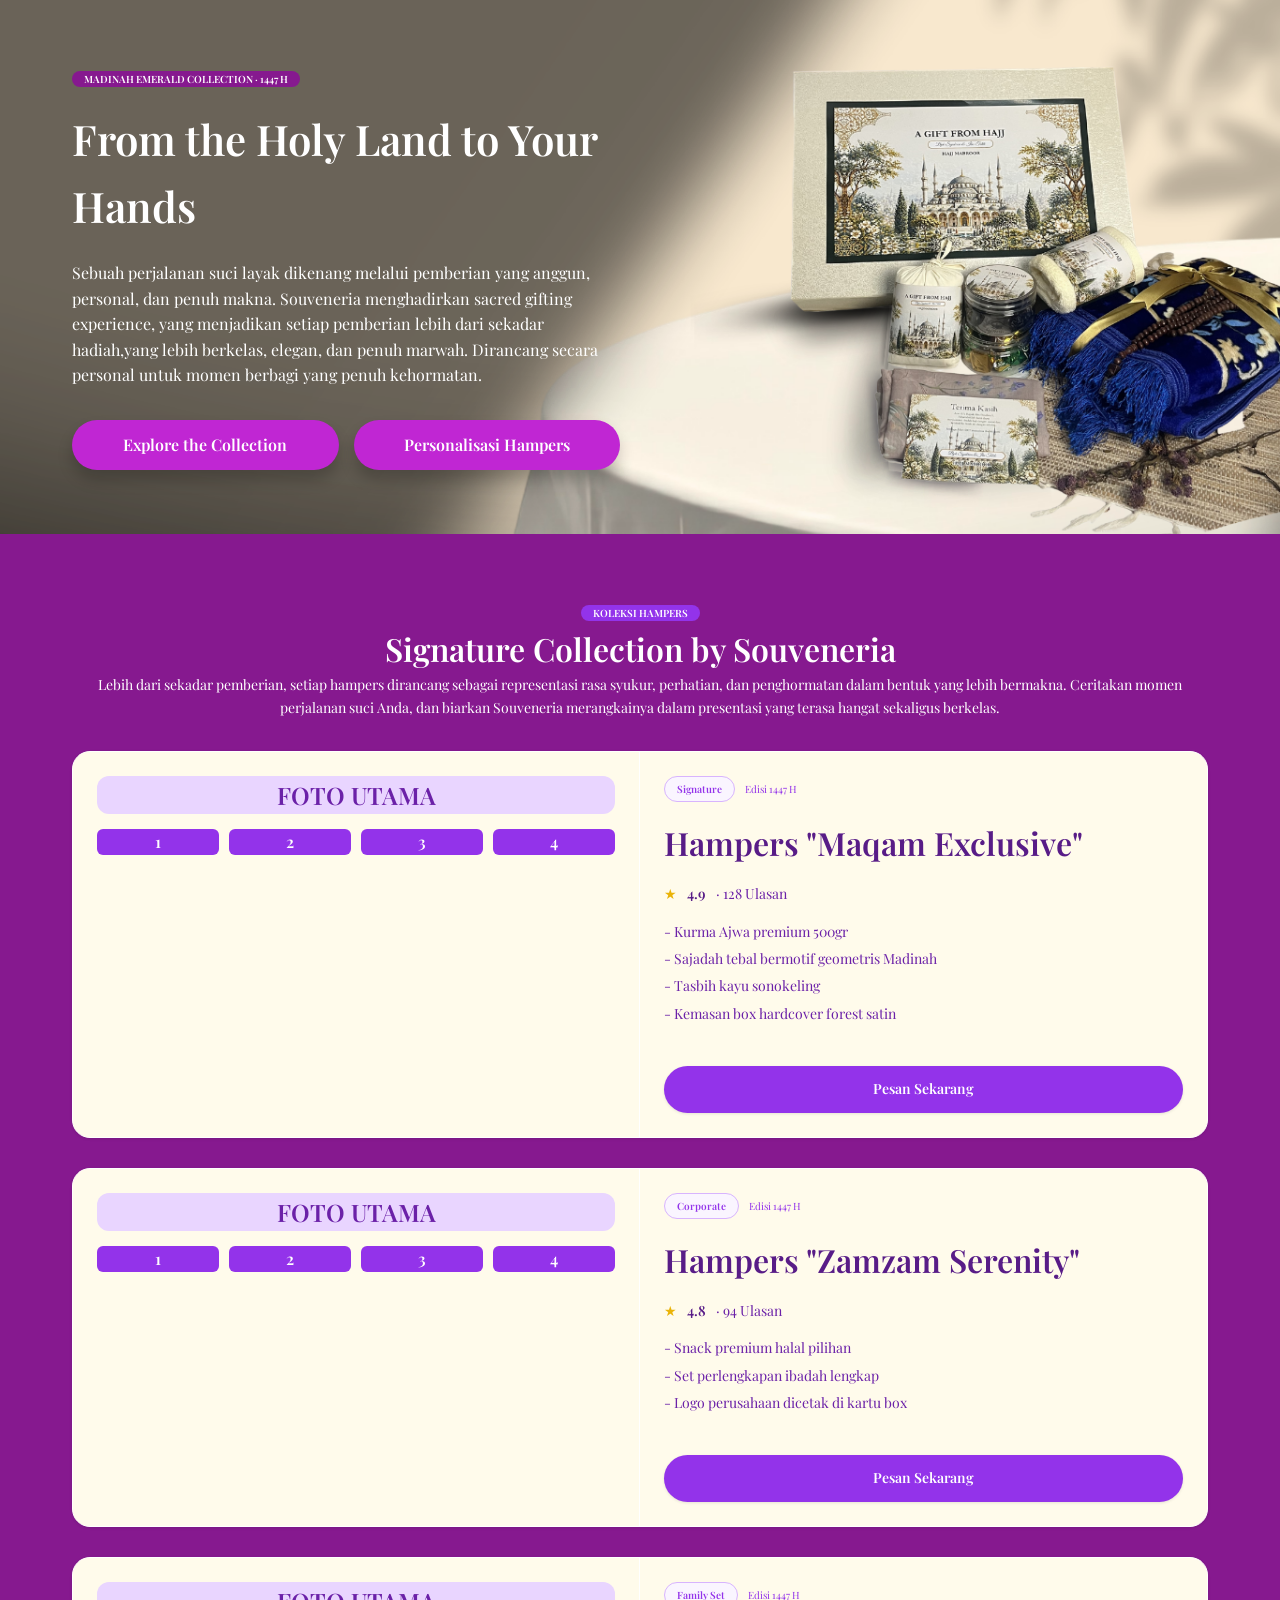
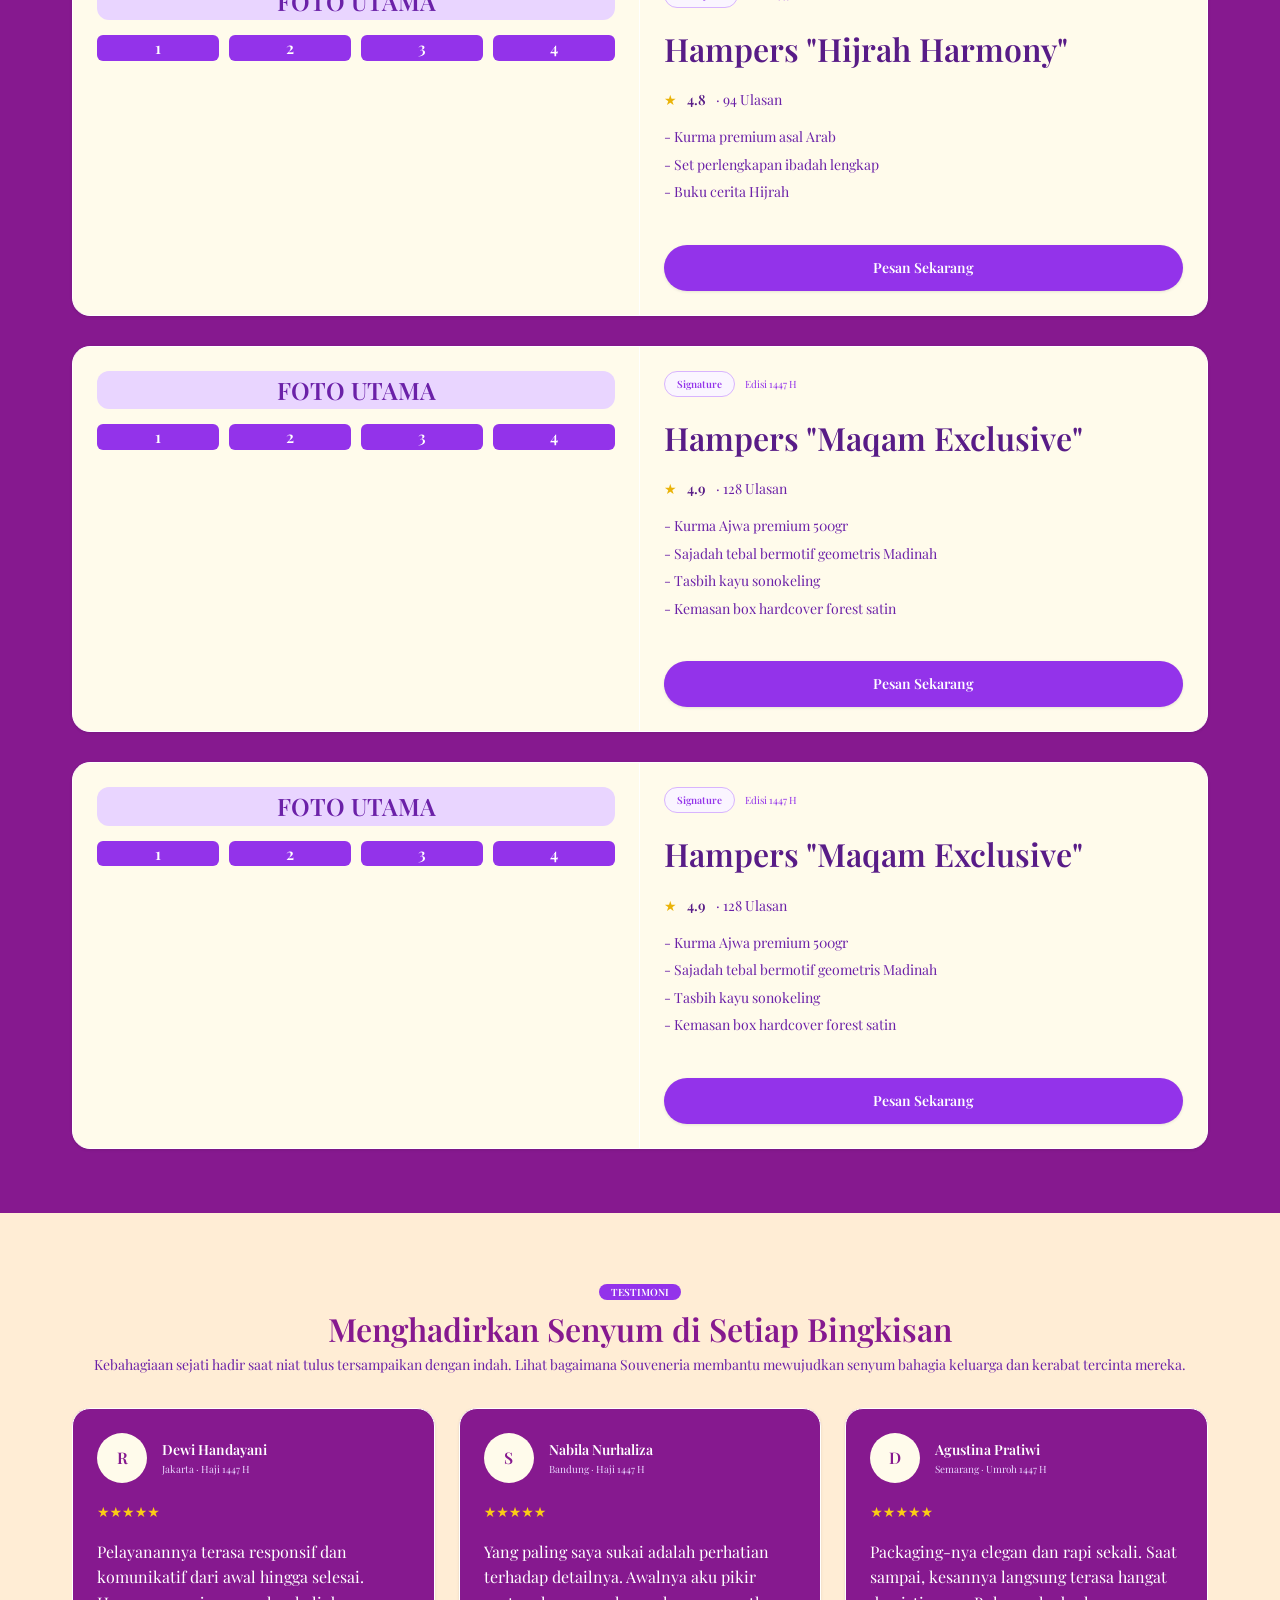
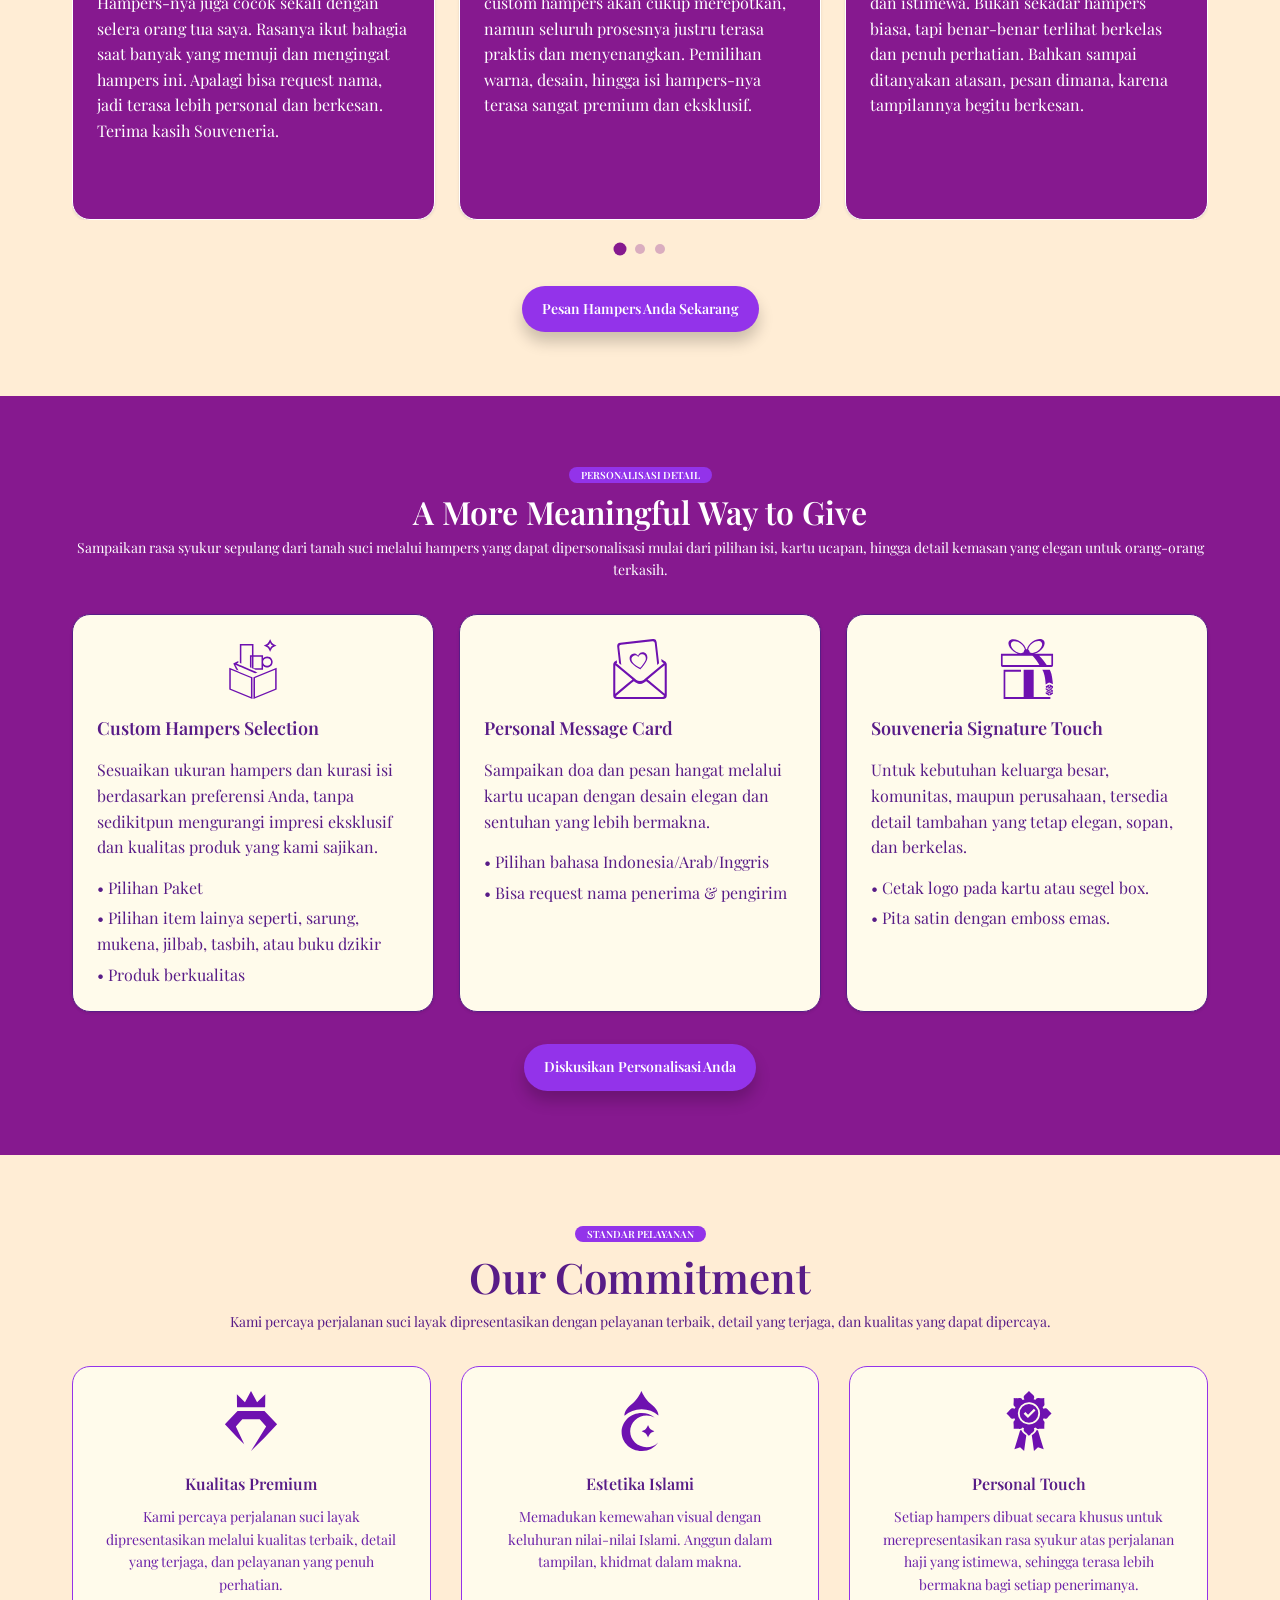
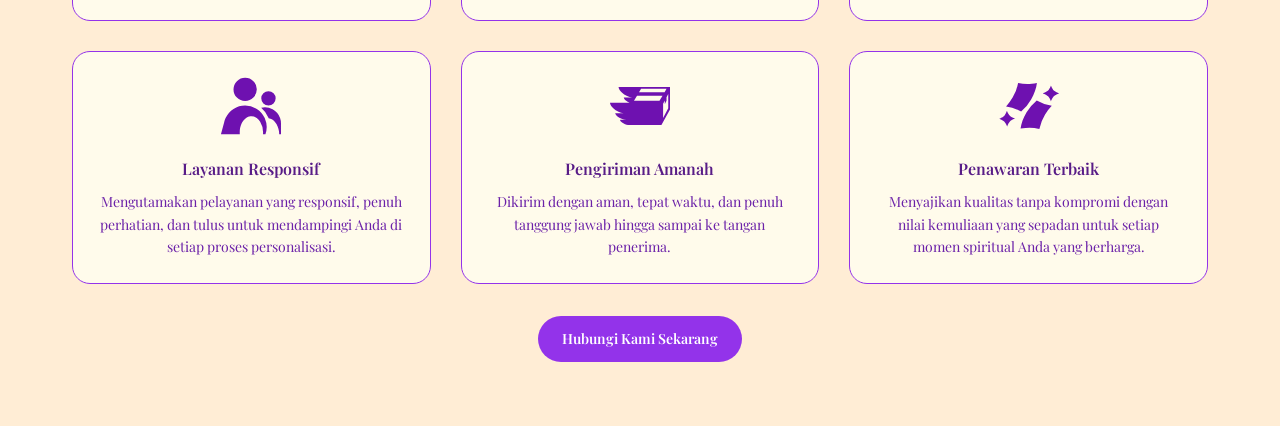
<file: index.html>
﻿<!DOCTYPE html>
<html lang="id">
	<head>
		<meta charset="UTF-8" />
		<meta name="viewport" content="width=device-width, initial-scale=1.0" />
		<title>Souveneria</title>
		<link rel="stylesheet" href="style.css" />
	</head>
	<body class="font-body bg-fuchsia-800 text-white">
		<main class="hampers-haji">
			<section id="hero" class="relative overflow-hidden">
				<img src="gambar/img3.png" alt="Hero Background" class="absolute top-0 left-0 w-full h-full object-cover">
				<div class="overlay-dark"></div>
				<div class="max-w-1200 m-auto p8 grid grid-cols-2 gap-7 relative z1 sm:grid-cols-1 sm:px4 max-w-1200 mx-auto">
					<div class="py8 sm:py4">
						<p class="inline-block px3 text-xxs font-bold rounded-full bg-fuchsia-800 text-white">
							MADINAH EMERALD COLLECTION · 1447 H
						</p>
						<h1 class="mt4 font-heading text-white text-3xl font-bold sm:text-2xl">
							From the Holy Land 
							to Your Hands 
						</h1>
						<p class="mt5 text-base text-white">
							Sebuah perjalanan suci layak dikenang melalui pemberian yang anggun, personal, dan penuh makna. Souveneria menghadirkan sacred gifting experience, yang menjadikan setiap pemberian lebih dari sekadar hadiah,yang  lebih berkelas, elegan, dan penuh marwah. Dirancang secara personal untuk momen berbagi yang penuh kehormatan.   
						</p>
						<div class="mt8 flex flex-row items-center gap-3 sm:flex-col">
							<a href="#produk" class="flex-1 inline-flex items-center justify-center py3 px5 rounded-full bg-fuchsia-600 text-white text-base font-bold shadow-lg border-2 border-yellow-500 transition">
								Explore the Collection 
							</a>
							<a href="#kustomisasi" class="flex-1 inline-flex items-center justify-center py3 px5 rounded-full bg-fuchsia-600 text-white text-base font-bold shadow-lg border-2 border-yellow-500 transition">
								Personalisasi Hampers
							</a>
						</div>
					</div>
					<div class="sm:none"></div>
				</div>
			</section>

			<section id="produk" class="py8">
				<div class="max-w-1200 m-auto p8 sm:px4">
					<div class="m-auto text-center gap-3 max-w-640">
						<p class="inline-block px3 text-xxs font-bold rounded-full bg-purple-600 text-white">KOLEKSI HAMPERS</p>
						<h2 class="font-heading text-2xl font-bold text-white">Signature Collection by Souveneria </h2>
						<p class="text-sm text-white">
							Lebih dari sekadar pemberian, setiap hampers  dirancang sebagai representasi rasa syukur, perhatian, dan penghormatan dalam bentuk yang lebih bermakna. 
							Ceritakan momen perjalanan suci Anda, dan biarkan Souveneria merangkainya dalam presentasi yang terasa hangat sekaligus berkelas.
						</p>
					</div>

					<div class="mt8 flex flex-col gap-6">

						<article class="transition bg-amber-50 rounded-xl border bg-amber-50 shadow overflow-hidden">
							<div class="grid grid-cols-2 sm:grid-cols-1">
								<div class="p6 flex flex-col gap-3 border-r border-white bg-amber-50 sm:border-none">
									<div class="itemTabFoto flex flex-col gap-3 mx-auto max-w-sm w-full">
										<div class="relative w-full aspect-square rounded-lg overflow-hidden tabcontent bg-purple-200 flex items-center justify-center">
											<span class="text-purple-800 font-bold text-xl">FOTO UTAMA</span>
										</div>
											<div class="grid grid-cols-4 gap-2 w-full">

											<div class="w-full aspect-square rounded-md cursor-pointer border-2 border-purple-600 overflow-hidden tablinks active bg-purple-600 flex items-center justify-center">
												<span class="text-white font-bold">1</span>
											</div>
											
											<div class="w-full aspect-square rounded-md cursor-pointer border-2 border-purple-900 overflow-hidden tablinks bg-purple-600 flex items-center justify-center">
												<span class="text-white font-bold">2</span>
											</div>
											
											<div class="w-full aspect-square rounded-md cursor-pointer border-2 border-purple-900 overflow-hidden tablinks bg-purple-600 flex items-center justify-center">
												<span class="text-white font-bold">3</span>
											</div>
											
											<div class="w-full aspect-square rounded-md cursor-pointer border-2 border-purple-900 overflow-hidden tablinks bg-purple-600 flex items-center justify-center">
												<span class="text-white font-bold">4</span>
											</div>
										</div>
									</div>
								</div>

								<div class="p6 flex flex-col justify-between gap-5">
									<div class="flex flex-col gap-3">
										<div class="flex flex-row items-center gap-2">
											<span class="inline-block px3 py1 text-xxs font-bold rounded-full bg-purple-50 text-purple-600 border border-purple-300">Signature</span>
											<span class="text-xxs text-purple-600">Edisi 1447 H</span>
										</div>
										<h3 class="font-heading text-2xl font-bold text-purple-900">Hampers "Maqam Exclusive"</h3>
										<div class="flex flex-row items-center gap-2 text-sm text-purple-800">
											<span class="text-yellow-500">★</span>
											<span class="font-bold text-purple-900">4.9</span>
											<span>· 128 Ulasan</span>
										</div>
										<ul class="text-sm text-purple-800 flex flex-col gap-1">
											<li>- Kurma Ajwa premium 500gr</li>
											<li>- Sajadah tebal bermotif geometris Madinah</li>
											<li>- Tasbih kayu sonokeling</li>
											<li>- Kemasan box hardcover forest satin</li>
										</ul>
									</div>
									<div class="mt4">
										<a href="#" class="w-full inline-flex items-center justify-center py3 px5 rounded-full bg-purple-600 text-white text-sm font-bold shadow transition hover:bg-purple-700">
											Pesan Sekarang
										</a>
									</div>
								</div>
							</div>
						</article>

						<article class="transition bg-amber-50 rounded-xl border border-amber-50 shadow overflow-hidden">
							<div class="grid grid-cols-2 sm:grid-cols-1">
								<div class="p6 flex flex-col gap-3 border-r border-white bg-amber-50 sm:border-none">
								<div class="itemTabFoto flex flex-col gap-3 mx-auto max-w-sm w-full">
									<div class="relative w-full aspect-square rounded-lg overflow-hidden tabcontent bg-purple-200 flex items-center justify-center">
										<span class="text-purple-800 font-bold text-xl">FOTO UTAMA</span>
									</div>
										<div class="grid grid-cols-4 gap-2 w-full">
										<div class="w-full aspect-square rounded-md cursor-pointer border-2 border-purple-600 overflow-hidden tablinks active bg-purple-600 flex items-center justify-center">
											<span class="text-white font-bold">1</span>
										</div>
										
										<div class="w-full aspect-square rounded-md cursor-pointer border-2 border-purple-900 overflow-hidden tablinks bg-purple-600 flex items-center justify-center">
											<span class="text-white font-bold">2</span>
										</div>
										
										<div class="w-full aspect-square rounded-md cursor-pointer border-2 border-purple-900 overflow-hidden tablinks bg-purple-600 flex items-center justify-center">
											<span class="text-white font-bold">3</span>
										</div>
										
										<div class="w-full aspect-square rounded-md cursor-pointer border-2 border-purple-900 overflow-hidden tablinks bg-purple-600 flex items-center justify-center">
											<span class="text-white font-bold">4</span>
										</div>
									</div>
								</div>
							</div>

								<div class="p6 flex flex-col justify-between gap-5">
									<div class="flex flex-col gap-3">
										<div class="flex flex-row items-center gap-2">
											<span class="inline-block px3 py1 text-xxs font-bold rounded-full bg-purple-50 text-purple-600 border border-purple-300">Corporate</span>
											<span class="text-xxs text-purple-600">Edisi 1447 H</span>
										</div>
										<h3 class="font-heading text-2xl font-bold text-purple-900">Hampers "Zamzam Serenity"</h3>
										<div class="flex flex-row items-center gap-2 text-sm text-purple-800">
											<span class="text-yellow-500">★</span>
											<span class="font-bold text-purple-900">4.8</span>
											<span>· 94 Ulasan</span>
										</div>
										<ul class="text-sm text-purple-800 flex flex-col gap-1">
											<li>- Snack premium halal pilihan</li>
											<li>- Set perlengkapan ibadah lengkap</li>
											<li>- Logo perusahaan dicetak di kartu box</li>
										</ul>
									</div>
									<div class="mt4">
										<a href="#" class="w-full inline-flex items-center justify-center py3 px5 rounded-full bg-purple-600 text-white text-sm font-bold shadow transition hover:bg-purple-700">
											Pesan Sekarang
										</a>
									</div>
								</div>
							</div>
						</article>

						<article class="transition bg-amber-50 rounded-xl border border-amber-50 shadow overflow-hidden">
							<div class="grid grid-cols-2 sm:grid-cols-1">
								<div class="p6 flex flex-col gap-3 border-r border-white bg-amber-50 sm:border-none">
								<div class="itemTabFoto flex flex-col gap-3 mx-auto max-w-sm w-full">
									<div class="relative w-full aspect-square rounded-lg overflow-hidden tabcontent bg-purple-200 flex items-center justify-center">
										<span class="text-purple-800 font-bold text-xl">FOTO UTAMA</span>
									</div>
										<div class="grid grid-cols-4 gap-2 w-full">
										
										<div class="w-full aspect-square rounded-md cursor-pointer border-2 border-purple-600 overflow-hidden tablinks active bg-purple-600 flex items-center justify-center">
											<span class="text-white font-bold">1</span>
										</div>
										
										<div class="w-full aspect-square rounded-md cursor-pointer border-2 border-purple-900 overflow-hidden tablinks bg-purple-600 flex items-center justify-center">
											<span class="text-white font-bold">2</span>
										</div>
										
										<div class="w-full aspect-square rounded-md cursor-pointer border-2 border-purple-900 overflow-hidden tablinks bg-purple-600 flex items-center justify-center">
											<span class="text-white font-bold">3</span>
										</div>
										
										<div class="w-full aspect-square rounded-md cursor-pointer border-2 border-purple-900 overflow-hidden tablinks bg-purple-600 flex items-center justify-center">
											<span class="text-white font-bold">4</span>
										</div>
									</div>
								</div>
							</div>

								<div class="p6 flex flex-col justify-between gap-5">
									<div class="flex flex-col gap-3">
										<div class="flex flex-row items-center gap-2">
											<span class="inline-block px3 py1 text-xxs font-bold rounded-full bg-purple-50 text-purple-600 border border-purple-300">Family Set</span>
											<span class="text-xxs text-purple-600">Edisi 1447 H</span>
										</div>
										<h3 class="font-heading text-2xl font-bold text-purple-900">Hampers "Hijrah Harmony"</h3>
										<div class="flex flex-row items-center gap-2 text-sm text-purple-800">
											<span class="text-yellow-500">★</span>
											<span class="font-bold text-purple-900">4.8</span>
											<span>· 94 Ulasan</span>
										</div>
										<ul class="text-sm text-purple-800 flex flex-col gap-1">
											<li>- Kurma premium asal Arab</li>
											<li>- Set perlengkapan ibadah lengkap</li>
											<li>- Buku cerita Hijrah</li>
										</ul>
									</div>
									<div class="mt4">
										<a href="#" class="w-full inline-flex items-center justify-center py3 px5 rounded-full bg-purple-600 text-white text-sm font-bold shadow transition hover:bg-purple-700">
											Pesan Sekarang
										</a>
									</div>
								</div>
							</div>
						</article>

						<article class="transition bg-amber-50 rounded-xl border bg-amber-50 shadow overflow-hidden">
							<div class="grid grid-cols-2 sm:grid-cols-1">
								<div class="p6 flex flex-col gap-3 border-r border-white bg-amber-50 sm:border-none">
									<div class="itemTabFoto flex flex-col gap-3 mx-auto max-w-sm w-full">
										<div class="relative w-full aspect-square rounded-lg overflow-hidden tabcontent bg-purple-200 flex items-center justify-center">
											<span class="text-purple-800 font-bold text-xl">FOTO UTAMA</span>
										</div>
											<div class="grid grid-cols-4 gap-2 w-full">

											<div class="w-full aspect-square rounded-md cursor-pointer border-2 border-purple-600 overflow-hidden tablinks active bg-purple-600 flex items-center justify-center">
												<span class="text-white font-bold">1</span>
											</div>
											
											<div class="w-full aspect-square rounded-md cursor-pointer border-2 border-purple-900 overflow-hidden tablinks bg-purple-600 flex items-center justify-center">
												<span class="text-white font-bold">2</span>
											</div>
											
											<div class="w-full aspect-square rounded-md cursor-pointer border-2 border-purple-900 overflow-hidden tablinks bg-purple-600 flex items-center justify-center">
												<span class="text-white font-bold">3</span>
											</div>
											
											<div class="w-full aspect-square rounded-md cursor-pointer border-2 border-purple-900 overflow-hidden tablinks bg-purple-600 flex items-center justify-center">
												<span class="text-white font-bold">4</span>
											</div>
										</div>
									</div>
								</div>

								<div class="p6 flex flex-col justify-between gap-5">
									<div class="flex flex-col gap-3">
										<div class="flex flex-row items-center gap-2">
											<span class="inline-block px3 py1 text-xxs font-bold rounded-full bg-purple-50 text-purple-600 border border-purple-300">Signature</span>
											<span class="text-xxs text-purple-600">Edisi 1447 H</span>
										</div>
										<h3 class="font-heading text-2xl font-bold text-purple-900">Hampers "Maqam Exclusive"</h3>
										<div class="flex flex-row items-center gap-2 text-sm text-purple-800">
											<span class="text-yellow-500">★</span>
											<span class="font-bold text-purple-900">4.9</span>
											<span>· 128 Ulasan</span>
										</div>
										<ul class="text-sm text-purple-800 flex flex-col gap-1">
											<li>- Kurma Ajwa premium 500gr</li>
											<li>- Sajadah tebal bermotif geometris Madinah</li>
											<li>- Tasbih kayu sonokeling</li>
											<li>- Kemasan box hardcover forest satin</li>
										</ul>
									</div>
									<div class="mt4">
										<a href="#" class="w-full inline-flex items-center justify-center py3 px5 rounded-full bg-purple-600 text-white text-sm font-bold shadow transition hover:bg-purple-700">
											Pesan Sekarang
										</a>
									</div>
								</div>
							</div>
						</article>

						<article class="transition bg-amber-50 rounded-xl border bg-amber-50 shadow overflow-hidden">
							<div class="grid grid-cols-2 sm:grid-cols-1">
								<div class="p6 flex flex-col gap-3 border-r border-white bg-amber-50 sm:border-none">
									<div class="itemTabFoto flex flex-col gap-3 mx-auto max-w-sm w-full">
										<div class="relative w-full aspect-square rounded-lg overflow-hidden tabcontent bg-purple-200 flex items-center justify-center">
											<span class="text-purple-800 font-bold text-xl">FOTO UTAMA</span>
										</div>
											<div class="grid grid-cols-4 gap-2 w-full">

											<div class="w-full aspect-square rounded-md cursor-pointer border-2 border-purple-600 overflow-hidden tablinks active bg-purple-600 flex items-center justify-center">
												<span class="text-white font-bold">1</span>
											</div>
											
											<div class="w-full aspect-square rounded-md cursor-pointer border-2 border-purple-900 overflow-hidden tablinks bg-purple-600 flex items-center justify-center">
												<span class="text-white font-bold">2</span>
											</div>
											
											<div class="w-full aspect-square rounded-md cursor-pointer border-2 border-purple-900 overflow-hidden tablinks bg-purple-600 flex items-center justify-center">
												<span class="text-white font-bold">3</span>
											</div>
											
											<div class="w-full aspect-square rounded-md cursor-pointer border-2 border-purple-900 overflow-hidden tablinks bg-purple-600 flex items-center justify-center">
												<span class="text-white font-bold">4</span>
											</div>
										</div>
									</div>
								</div>

								<div class="p6 flex flex-col justify-between gap-5">
									<div class="flex flex-col gap-3">
										<div class="flex flex-row items-center gap-2">
											<span class="inline-block px3 py1 text-xxs font-bold rounded-full bg-purple-50 text-purple-600 border border-purple-300">Signature</span>
											<span class="text-xxs text-purple-600">Edisi 1447 H</span>
										</div>
										<h3 class="font-heading text-2xl font-bold text-purple-900">Hampers "Maqam Exclusive"</h3>
										<div class="flex flex-row items-center gap-2 text-sm text-purple-800">
											<span class="text-yellow-500">★</span>
											<span class="font-bold text-purple-900">4.9</span>
											<span>· 128 Ulasan</span>
										</div>
										<ul class="text-sm text-purple-800 flex flex-col gap-1">
											<li>- Kurma Ajwa premium 500gr</li>
											<li>- Sajadah tebal bermotif geometris Madinah</li>
											<li>- Tasbih kayu sonokeling</li>
											<li>- Kemasan box hardcover forest satin</li>
										</ul>
									</div>
									<div class="mt4">
										<a href="#" class="w-full inline-flex items-center justify-center py3 px5 rounded-full bg-purple-600 text-white text-sm font-bold shadow transition hover:bg-purple-700">
											Pesan Sekarang
										</a>
									</div>
								</div>
							</div>
						</article>
					</div>
				</div>
			</section>

			<section id="testimoni" class="py8 bg-orange-100">
				<div class="max-w-1200 m-auto p8 sm:px4">
					<div class="m-auto text-center gap-3 max-w-640 mb8">
						<p class="inline-block px3 text-xxs font-bold rounded-full bg-purple-600 text-white">TESTIMONI</p>
						<h2 class="font-heading text-2xl font-bold text-fuchsia-800">Menghadirkan Senyum di Setiap Bingkisan</h2>
						<p class="text-sm text-purple-800">
							Kebahagiaan sejati hadir saat niat tulus tersampaikan dengan indah. Lihat bagaimana Souveneria membantu mewujudkan senyum bahagia keluarga dan kerabat tercinta mereka.
						</p>
					</div>

					<div class="testimoni-slider-outer relative overflow-hidden">
						<div class="testimoni-track flex" id="testimoniTrack">
							<div class="testimoni-slide rounded-xl p6 bg-fuchsia-800 border border-fuchsia-600 shadow flex flex-col gap-3">
								<div class="flex flex-row items-center gap-3">
									<div class="min-w-50 min-h-50 rounded-full bg-amber-50 inline-flex items-center justify-center">
										<span class="text-fuchsia-800 font-bold text-base">R</span>
									</div>
									<div>
										<p class="font-bold text-white text-sm">Dewi Handayani</p>
										<p class="text-xxs text-purple-200">Jakarta · Haji 1447 H</p>
									</div>
								</div>
								<div><span class="text-yellow-400 text-sm">★★★★★</span></div>
								<p class="text-base text-white">Pelayanannya terasa responsif dan komunikatif dari awal hingga selesai. Hampers-nya juga cocok sekali dengan selera orang tua saya. Rasanya ikut bahagia saat banyak yang memuji dan mengingat hampers ini. Apalagi bisa request nama, jadi terasa lebih personal dan berkesan. Terima kasih Souveneria.</p>
							</div>

							<div class="testimoni-slide rounded-xl p6 bg-fuchsia-800 border border-fuchsia-600 shadow flex flex-col gap-3">
								<div class="flex flex-row items-center gap-3">
									<div class="min-w-50 min-h-50 rounded-full bg-amber-50 inline-flex items-center justify-center">
										<span class="text-fuchsia-800 font-bold text-base">S</span>
									</div>
									<div>
										<p class="font-bold text-white text-sm">Nabila Nurhaliza</p>
										<p class="text-xxs text-purple-200">Bandung · Haji 1447 H</p>
									</div>
								</div>
								<div><span class="text-yellow-400 text-sm">★★★★★</span></div>
								<p class="text-base text-white">Yang paling saya sukai adalah perhatian terhadap detailnya. Awalnya aku pikir custom hampers akan cukup merepotkan, namun seluruh prosesnya justru terasa praktis dan menyenangkan. Pemilihan warna, desain, hingga isi hampers-nya terasa sangat premium dan eksklusif.</p>
							</div>

							<div class="testimoni-slide rounded-xl p6 bg-fuchsia-800 border border-fuchsia-600 shadow flex flex-col gap-3">
								<div class="flex flex-row items-center gap-3">
									<div class="min-w-50 min-h-50 rounded-full bg-amber-50 inline-flex items-center justify-center">
										<span class="text-fuchsia-800 font-bold text-base">D</span>
									</div>
									<div>
										<p class="font-bold text-white text-sm">Agustina Pratiwi</p>
										<p class="text-xxs text-purple-200">Semarang · Umroh 1447 H</p>
									</div>
								</div>
								<div><span class="text-yellow-400 text-sm">★★★★★</span></div>
								<p class="text-base text-white">Packaging-nya elegan dan rapi sekali. Saat sampai, kesannya langsung terasa hangat dan istimewa. Bukan sekadar hampers biasa, tapi benar-benar terlihat berkelas dan penuh perhatian. Bahkan sampai ditanyakan atasan, pesan dimana, karena tampilannya begitu berkesan.</p>
							</div>

							<div class="testimoni-slide rounded-xl p6 bg-fuchsia-800 border border-fuchsia-600 shadow flex flex-col gap-3">
								<div class="flex flex-row items-center gap-3">
									<div class="min-w-50 min-h-50 rounded-full bg-amber-50 inline-flex items-center justify-center">
										<span class="text-fuchsia-800 font-bold text-base">F</span>
									</div>
									<div>
										<p class="font-bold text-white text-sm">Harrun Ramadhan</p>
										<p class="text-xxs text-purple-200">Yogyakarta · Haji 1447 H</p>
									</div>
								</div>
								<div><span class="text-yellow-400 text-sm">★★★★★</span></div>
								<p class="text-base text-white">Alhamdulillah, pertama kali membuat custom hampers seperti ini ternyata seluruh prosesnya terasa sangat mudah dan terarah dari awal. Mulai dari pemilihan isi hingga desainnya benar-benar dibantu dengan detail, sehingga hasil akhirnya sesuai dengan yang saya bayangkan. Rasanya lebih tenang karena semuanya dipersiapkan dengan sangat baik.</p>
							</div>

							<div class="testimoni-slide rounded-xl p6 bg-fuchsia-800 border border-fuchsia-600 shadow flex flex-col gap-3">
								<div class="flex flex-row items-center gap-3">
									<div class="min-w-50 min-h-50 rounded-full bg-amber-50 inline-flex items-center justify-center">
										<span class="text-fuchsia-800 font-bold text-base">N</span>
									</div>
									<div>
										<p class="font-bold text-white text-sm">Nurul Maryam</p>
										<p class="text-xxs text-purple-200">Makassar · Umroh 1447 H</p>
									</div>
								</div>
								<div><span class="text-yellow-400 text-sm">★★★★★</span></div>
								<p class="text-base text-white">Benar-benar jadi pilihan terbaik untuk berbagi sepulang dari tanah suci. Aku memang ingin memberikan sesuatu yang lebih istimewa, dan Souveneria bisa mewujudkan itu dengan sangat baik. Hasilnya cantik, elegan, tetap bisa disesuaikan kebutuhan dan saat dibagikan semua keluarga suka.</p>
							</div>

						</div>
					</div>

					<div id="testimoniDots" class="flex justify-center gap-2 mt6"></div>

					<div class="mt8 text-center">
						<a href="#kontak" class="inline-flex items-center justify-center py3 px5 rounded-full bg-purple-600 text-white text-sm font-bold shadow-lg border-2 border-yellow-500 transition hover:bg-fuchsia-900">
							Pesan Hampers Anda Sekarang
						</a>
					</div>
				</div>
			</section>

			<section id="kustomisasi" class="py8 bg-fuchisia-900">
				<div class="max-w-1200 m-auto p8 sm:px4">
					<div class="m-auto text-center gap-3 max-w-560">
						<p class="inline-block px3 text-xxs font-bold rounded-full bg-purple-600 text-white">PERSONALISASI DETAIL</p>
						<h2 class="font-heading text-2xl text-white font-bold">A More Meaningful Way to Give </h2>
						<p class="text-sm text-white">
							Sampaikan rasa syukur sepulang dari tanah suci melalui hampers yang dapat dipersonalisasi mulai dari pilihan isi, kartu ucapan, hingga detail kemasan yang elegan untuk orang-orang terkasih.
						</p>
					</div>
					<div class="mt8 grid grid-cols-3 gap-5 sm:grid-cols-1">
						<div class="rounded-xl p6 bg-amber-50 border border-purple-900 shadow flex flex-col gap-3 transition">
							<div class="w-40 h-40 inline-flex items-center justify-center rounded-full text-fuchsia-900 text-lg"><svg width="60" height="60" xmlns="http://www.w3.org/2000/svg" viewBox="0 0 198.1 250.36"><g id="Layer_2" data-name="Layer 2"><g id="Layer_1-2" data-name="Layer 1"><path d="M101,159.89v90.47l96.78-40V119.92Zm6.31,3.26,84.16-34.81v78.79l-84.16,34.81Zm-19.46-7L42,137.28l-10.69-4.41L8.16,123.29,0,119.92v90.47l96.78,40V159.89Zm2.63,85.74L6.31,207.13V128.34l5.29,2.18,23.19,9.6,11.5,4.76,36,14.88,8.2,3.39Zm27.36-102.46-9.47,3.58-.34-.14-8.12-3.5L74.13,128.34,59.46,122l-9-3.86-6.31-2.71L25.24,107.3l13.58,24.24-10.1-4.21L16.69,102,29,96.18,37.87,92v6.91l-7.26,3.49.1,0,13.47,5.86,6.31,2.67L76.64,122l9.62,4.08,5.27,2.24,17.37,7.36,4.19,1.77Zm40-66.9A23.08,23.08,0,0,0,141,79.84V67.32H101V21H44.18V99.8l6.31,2.74V27.35H94.67v40H86.26v50.76l6.31,2.74V73.64h2.1v48.1l.67.28,5.64,2.46,8.88,3.86H141V111.61a23.14,23.14,0,1,0,16.83-39ZM134.64,122H101V73.64h33.66Zm23.15-10.52c-9.3,0-16.83-7.06-16.83-15.77S148.49,80,157.79,80,174.62,87,174.62,95.73,167.08,111.5,157.79,111.5ZM143.06,27.16s12.1-4.19,17.69-9.7S170.58,0,170.58,0s4.4,12.1,9.83,17.46,17.69,9.7,17.69,9.7-12.1,4.18-17.69,9.7-9.83,17.45-9.83,17.45-4.4-12.1-9.83-17.45S143.06,27.16,143.06,27.16Zm23-4.51c-2.56,2.56-8.11,4.51-8.11,4.51s5.62,2,8.11,4.51,4.51,8.11,4.51,8.11,1.94-5.55,4.51-8.11,8.11-4.51,8.11-4.51-5.62-2-8.11-4.51-4.51-8.12-4.51-8.12S168.63,20.09,166.07,22.65Z" style="fill:#6e11b0;fill-rule:evenodd"/></g></g></svg></div>
							<h3 class="font-heading text-lg font-bold text-purple-900">Custom Hampers Selection</h3>
							<p class="text-base text-purple-900">
								Sesuaikan ukuran hampers dan kurasi isi berdasarkan preferensi Anda, tanpa sedikitpun mengurangi impresi eksklusif dan kualitas produk yang kami sajikan. 
							</p>
							<ul class="mt2 text-base text-purple-900 flex flex-col gap-1">
								<li>• Pilihan Paket</li>
								<li>• Pilihan item lainya seperti, sarung, mukena, jilbab, tasbih, atau buku dzikir</li>
								<li>• Produk berkualitas </li>
							</ul>
						</div>
						<div class="rounded-xl p6 bg-amber-50 border border-purple-900 shadow flex flex-col gap-3 transition">
							<div class="w-40 h-40 inline-flex items-center justify-center rounded-full text-fuchsia-900 text-lg"><svg width="60" height="60" xmlns="http://www.w3.org/2000/svg" viewBox="0 0 161.3 180.82"><g id="Layer_2" data-name="Layer 2"><g id="Layer_1-2" data-name="Layer 1"><path d="M161.26,75.87a9.78,9.78,0,0,0-.27-1.62,10.57,10.57,0,0,0-1.29-3,10.32,10.32,0,0,0-3-3.07l-1.6-1.07-10.34-6.89,1,8.41,6.51,4.28-13,10.78-5.41,4.48-40.8,33.74.22.19-.52.37a20.65,20.65,0,0,1-24.22,0l-.52-.37.22-.19L25.18,86.27l-6.55-5.42L9,72.88l2.53-1.66-1.19-6.9L6.21,67.08,4.6,68.15a10.17,10.17,0,0,0-3,3.07,10.33,10.33,0,0,0-1.3,3A9.78,9.78,0,0,0,0,75.87a8.64,8.64,0,0,0,0,.88v93.73a10.09,10.09,0,0,0,.21,2.07,10.33,10.33,0,0,0,10.13,8.27H151a10.33,10.33,0,0,0,10.13-8.27,10.09,10.09,0,0,0,.21-2.07V76.75A8.64,8.64,0,0,0,161.26,75.87ZM6.2,79.12,19.71,90.3l6.56,5.42L57.9,121.88l-1.61,1.34L43.8,133.55l-9,7.44L6.2,164.64Zm142.69,95.5H12.41a6.21,6.21,0,0,1-4.95-2.46l39.26-32.47,9.08-7.52L62,127l5.66,3.77,1.51,1a20.68,20.68,0,0,0,22.94,0l6.9-4.6.27-.17.15.13,6.88,5.68,47.52,39.31A6.21,6.21,0,0,1,148.89,174.62ZM115.4,131.81l-6.88-5.69-3.51-2.9-1.61-1.34L134.75,96l5.42-4.48L155.1,79.12v85.52Zm22.67-58.62-5.37,4.88-2.24-19.56-1-8.5-4.34-37.9a6.21,6.21,0,0,0-6.87-5.46L23.54,17.52a6.2,6.2,0,0,0-5.45,6.87l3.7,32.3.83,7.23,1.67,14.54-6.53-5.17-.65-5.74-.83-7.19L12,22.78a10.34,10.34,0,0,1,9.1-11.45L119.28.07a10.34,10.34,0,0,1,11.45,9.09l5.18,45.13,1,8.44ZM75,50.59s3.3-13.15,16.65-10.43c12,2.47,13.43,16.9,8.9,25.46C96.33,75.23,88.13,84.48,83.19,90h0c-.55.61-1,1.18-1.5,1.7L79.75,90.6h0c-6.39-3.72-17-9.9-24-17.69-7-6.69-10.22-20.82.33-27C67.74,39.15,75,50.59,75,50.59Zm14.15-4.27c-10.77-2.1-13.47,8.26-13.47,8.26s-5.82-9-15.27-3.58c-8.53,4.87-5.94,16-.35,21.22,5.61,6.1,14.17,10.93,19.31,13.84l1.57.88,1.22-1.34c4-4.39,10.66-11.69,14.08-19.27C99.92,59.58,98.85,48.22,89.14,46.32Z" style="fill:#6e11b0"/></g></g></svg></div>
							<h3 class="font-heading text-lg font-bold text-purple-900">Personal Message Card</h3>
							<p class="text-base text-purple-900">
								Sampaikan doa dan pesan hangat melalui kartu ucapan dengan desain elegan dan sentuhan yang lebih bermakna.
							</p>
							<ul class="mt2 text-base text-purple-900 flex flex-col gap-1">
								<li>• Pilihan bahasa Indonesia/Arab/Inggris</li>
								<li>• Bisa request nama penerima & pengirim</li>
							</ul>
						</div>
						<div class="rounded-xl p6 bg-amber-50 border border-purple-900 shadow flex flex-col gap-3 transition">
							<div class="w-40 h-40 inline-flex items-center justify-center rounded-full text-fuchsia-900 text-lg"><svg width="60" height="60" xmlns="http://www.w3.org/2000/svg" viewBox="0 0 185 213"><g id="Layer_2" data-name="Layer 2"><g id="Layer_1-2" data-name="Layer 1"><path d="M175.51,205.88V213H9.49V109.27H71.15v7.12H15.51v89.49H80.64V109.27h35.58v96.61ZM166,176.57l.49.28,5.4-2.87,3.59,1.62,4.31,1.94,3.86-1.38-8.17-4.39-3.59-1.94L166,173Zm15.91,11.05a11.06,11.06,0,0,0-1.64-1.38c-.75-.55-2-1.28-2-1.28l-2.77,1.58-3.59,2.07-5.89-3.1-1.25-.65-4.63,1.77,5.88,3.16,5.89,3.17,3.59-1.91Zm-22.94.2v6.56l7,3.92,5.12,2.86v-6.82L166,191.6Zm4.62-5.34,2.41,1.27,5.89,3.08,3.59-2.06v-1.34c-2-1.07-6.19-3.26-9.48-5.06-2-1.09-3.63-2-4.33-2.51a9.58,9.58,0,0,1-2.7-2.27,43.71,43.71,0,0,0,.09,5.63C159.65,180.51,160.44,180.8,163.62,182.48Zm-2.21-8.69L166,171.3l5.12-2.75v-7.41c-2.06,1.18-3.74,2.11-5.12,2.87-5,2.72-6.09,3.15-6.84,4.54C158.23,170.33,160,172.7,161.41,173.79Zm18.89,5.73-4.79-2.15-3.59-1.61-3.86,2.08s2.51,1.26,7.45,3.85l1.71.89c6.07,3.19,7.62,5.83,7.62,5.83v-3.85a3.75,3.75,0,0,0-1.35-3A11.16,11.16,0,0,0,180.3,179.52Zm4.54-4.55v-7.11l-9.33-5.16-2.82-1.56v7.41l2.82,1.49Zm0,16.41a7.2,7.2,0,0,0-1.74-2.57l-7.59,4-2.82,1.5v6.87l2.82-1.57,5.08-2.82c2.7-1.59,3.38-2.08,4-3.17A2.68,2.68,0,0,0,184.84,191.38ZM185,52.69V90.37c0,5.7-.6,8.14-6,9.24a12.37,12.37,0,0,1-2.37.23H11.86c-.81,0-5.08-.08-5.84-.23-5.41-1.1-6-3.54-6-9.24V52.69H61.13a54.6,54.6,0,0,1-15.78-8C29.47,33.28,22.19,16.35,29.09,6.89S54.44-1,70.32,10.45C80.76,18,87.49,27.87,88.9,36.46a10.66,10.66,0,0,1,2.41-.27,11.07,11.07,0,0,1,1.3.08c1.23-8.71,8-18.86,18.67-26.53,15.87-11.43,34.33-13,41.23-3.57s-.39,26.4-16.26,37.83a53.45,53.45,0,0,1-18.4,8.69h-1.63v.36l1.63-.36ZM97,37.83a11.27,11.27,0,0,0,2.06,6.81A10.74,10.74,0,0,0,102,47.33c6.7,4.25,18.87,2.24,29.55-5.44,12.47-9,18.17-22.31,12.74-29.78s-20-6.23-32.44,2.75C102.58,21.52,97.05,30.56,97,37.83Zm2.6,14.86L100,53l.2-.29Zm-19-5.38c0-.17,0-.34,0-.51a10.57,10.57,0,0,1,3.93-8.23c0-7.28-5.54-16.33-14.8-23-12.47-9-27-10.21-32.43-2.75S37.6,33.62,50.08,42.6C61.32,50.7,74.23,52.5,80.65,47.31Zm0,5.38v.18l.41-.18Zm55.87,40c-5.54-8.36-11.8-20.46-20.29-28.49-1.51-1.43-3.09-2.87-4.75-4.34l-.1-.09a3.4,3.4,0,0,0-2.15-.74l.88.74H6V92.49c.76.16,5,.24,5.84.24ZM179,59.81H136.19c.48.4.94.8,1.37,1.18,10.68,9.38,18.48,22.33,25,31.74h14.07a11.62,11.62,0,0,0,2.37-.24Zm-69.76-.74.88.74h1.27A3.4,3.4,0,0,0,109.22,59.07ZM97,37.83a11.27,11.27,0,0,0,2.06,6.81A10.74,10.74,0,0,0,102,47.33c0-.18,0-.35,0-.53A10.59,10.59,0,0,0,97,37.83Zm2.6,14.86L100,53l.2-.29Zm16.6,0v.36l1.63-.36Zm59.29,60.7v.6c-.72-1.62-1.44-3.19-2.18-4.72H147q1.2,2.3,2.41,4.72a49.52,49.52,0,0,1,2.07,4.71c5,13,6.68,30.37,7.22,42.44l7.32-4.3,4.74-2.78,4.74,2.36,9,4.45C183.61,147.13,181.37,126.63,175.51,113.39Z" style="fill:#6e11b0;fill-rule:evenodd"/></g></g></svg></div>
							<h3 class="font-heading text-lg font-bold text-purple-900">Souveneria Signature Touch</h3>
							<p class="text-base text-purple-900">
								Untuk kebutuhan keluarga besar, komunitas, maupun perusahaan, tersedia detail tambahan yang tetap elegan, sopan, dan berkelas.
							</p>
							<ul class="mt2 text-base text-purple-900 flex flex-col gap-1">
								<li>• Cetak logo pada kartu atau segel box.</li>
								<li>• Pita satin dengan emboss emas.</li>
							</ul>
						</div>
					</div>
					<div class="mt8 text-center">
						<a href="#kontak" class="inline-flex items-center justify-center py3 px5 rounded-full bg-purple-600 text-white text-sm font-bold shadow-lg border-2 shadow transition hover:bg-fuchsia-900">
							Diskusikan Personalisasi Anda
						</a>
					</div>
				</div>
			</section>

			<section id="komitmen" class="py8 bg-orange-100">
				<div class="max-w-1200 m-auto p8 sm:px4">
					<div class="m-auto text-center items-center gap-3 mb8">
						<span class="inline-block px3 text-xxs font-bold rounded-full bg-purple-600 text-white">
							STANDAR PELAYANAN
						</span>
						<h2 class="font-heading text-3xl font-bold text-purple-900">
							Our Commitment 
						</h2>
						<p class="text-sm text-purple-900">
							Kami percaya perjalanan suci layak dipresentasikan dengan pelayanan terbaik, detail yang terjaga, dan kualitas yang dapat dipercaya.
						</p>
					</div>

					<div class="grid grid-cols-3 gap-6 mb8 sm:grid-cols-1">
						
						<div class="bg-amber-50 rounded-xl p6 border border-purple-600 shadow-md flex flex-col items-center gap-4 text-center transition hover:-translate-y-1">
							<div class="flex items-center justify-center">
								<svg width="60" height="60" xmlns="http://www.w3.org/2000/svg" viewBox="0 0 107 123"><g id="Layer_2" data-name="Layer 2"><g id="Layer_1-2" data-name="Layer 1"><path d="M107,68.33,81.11,95.67,53.5,123,84.56,72.89,71.31,58.08H35.69L22.44,72.89l17.25,36.44L25.89,95.67,0,68.33,25.89,41H81.11Zm-24.52-35,.36-26.48L66,23.2,53.5,0,41.13,23,24.52,6.83l.35,26.48Z" style="fill:#6e11b0"/></g></g></svg>
							</div>
							<div class="flex flex-col gap-2">
								<h4 class="font-bold text-purple-900">Kualitas Premium</h4>
								<p class="text-sm text-purple-800">Kami percaya perjalanan suci layak dipresentasikan melalui kualitas terbaik, detail yang terjaga, dan pelayanan yang penuh perhatian.</p>
							</div>
						</div>

						<div class="bg-amber-50 rounded-xl p6 border border-purple-600 shadow-md flex flex-col items-center gap-4 text-center transition hover:-translate-y-1">
							<div class="flex items-center justify-center">
								<svg width="60" height="60" xmlns="http://www.w3.org/2000/svg" viewBox="0 0 75.69 123.48"><g id="Layer_2" data-name="Layer 2"><g id="Layer_1-2" data-name="Layer 1"><path d="M41.33,83.06s5.75-2,8.41-4.61,4.67-8.3,4.67-8.3,2.09,5.75,4.67,8.3,8.41,4.61,8.41,4.61-5.75,2-8.41,4.61S54.41,96,54.41,96s-2.09-5.75-4.67-8.29S41.33,83.06,41.33,83.06Zm-.15,40.42A41.73,41.73,0,0,0,75.45,106a34.34,34.34,0,0,1-24,9.61c-18.68,0-33.82-14.59-33.82-32.59s15.14-32.6,33.82-32.6a34.64,34.64,0,0,1,16.27,4,42.3,42.3,0,0,0-26.56-9.23C18.44,45.24,0,62.75,0,84.36S18.44,123.48,41.18,123.48ZM6,51A51.49,51.49,0,0,1,41.18,37.42,51.6,51.6,0,0,1,75.64,50.35C76,47,75.07,38,59.17,25.68,49.58,18.24,42.92,4.74,40.79,0,38.65,4.74,32,18.24,22.41,25.68,5.37,38.9,5.53,48.29,6,51Z" style="fill:#6e11b0"/></g></g></svg>
							</div>
							<div class="flex flex-col gap-2">
								<h4 class="font-bold text-purple-900">Estetika Islami</h4>
								<p class="text-sm text-purple-800">Memadukan kemewahan visual dengan keluhuran nilai-nilai Islami. Anggun dalam tampilan, khidmat dalam makna.</p>
							</div>
						</div>

						<div class="bg-amber-50 rounded-xl p6 border border-purple-600 shadow-md flex flex-col items-center gap-4 text-center transition hover:-translate-y-1">
							<div class="flex items-center justify-center">
								<svg width="60" height="60" xmlns="http://www.w3.org/2000/svg" viewBox="0 0 168.74 224.8"><g id="Layer_2" data-name="Layer 2"><g id="Layer_1-2" data-name="Layer 1"><path d="M50.9,211.17,66.07,224.8l4.57-33.72,3.65-24.42c-1.29-1.23-2.65-2.51-4.07-3.8-2.57-2.32-5.31-4.68-8.07-6.82a14.43,14.43,0,0,1-5.13-7,14.65,14.65,0,0,1-.48-2,15.87,15.87,0,0,1-5.34.17h-.06L39.91,184.82l-10.3,33.77ZM103,224.72l15.16-13.63,21.3,7.42-10.31-33.77-11.21-37.57-.37,0A15.9,15.9,0,0,1,112,147a13.85,13.85,0,0,1-.45,2A14.41,14.41,0,0,1,106.4,156c-2.74,2.13-5.47,4.47-8,6.78-1.28,1.16-2.51,2.31-3.68,3.42L98.39,191ZM153.9,68.59a9.91,9.91,0,0,0-7.25-4.07,13.37,13.37,0,0,0-1.9,0,18,18,0,0,0-6.54,2.1,57.33,57.33,0,0,0-3-6.87,15.08,15.08,0,0,0,3.94-2.53,9.88,9.88,0,0,0,2.58-3.66,10.53,10.53,0,0,0,.6-5.3,143.79,143.79,0,0,1-.6-21.59,143,143,0,0,1-21.58-.59,9.81,9.81,0,0,0-9,3.18,15.74,15.74,0,0,0-2.84,4.66,58.5,58.5,0,0,0-6.9-2.65c-.25.43-.49.82-.7,1.14.15-.4.32-.8.5-1.2l.2.06a22,22,0,0,0,1.63-3.49,14.79,14.79,0,0,0,.94-4.8,9.86,9.86,0,0,0-4.1-8.16A142.14,142.14,0,0,1,84.28,0,142.72,142.72,0,0,1,68.59,14.84a9.85,9.85,0,0,0-4.09,8.33,14.3,14.3,0,0,0,.73,4.06,21.26,21.26,0,0,0,1.92,4.2,57.16,57.16,0,0,0-6.74,2.65A15.46,15.46,0,0,0,57.23,29a9.9,9.9,0,0,0-2.4-1.83,10.23,10.23,0,0,0-6.28-1.06A143,143,0,0,1,27,26.69a143.79,143.79,0,0,1-.6,21.59,10.39,10.39,0,0,0,.75,5.66,10.11,10.11,0,0,0,2.43,3.3,15.53,15.53,0,0,0,4.23,2.66,56.13,56.13,0,0,0-3,6.9A18.14,18.14,0,0,0,24,64.54a13.2,13.2,0,0,0-1.54,0,9.88,9.88,0,0,0-7.61,4.09A142.72,142.72,0,0,1,0,84.28,142.14,142.14,0,0,1,14.84,100a9.91,9.91,0,0,0,6.73,4,10.74,10.74,0,0,0,2,.07,17.16,17.16,0,0,0,6.46-1.9,55.35,55.35,0,0,0,2.52,6.73A13.64,13.64,0,0,0,29,111.46a9.51,9.51,0,0,0-2.54,4.71,11.24,11.24,0,0,0-.13,3.75,143.79,143.79,0,0,1,.6,21.59,150.37,150.37,0,0,1,18.17.24c1.15.1,2.29.21,3.41.35a11.71,11.71,0,0,0,2.7,0h.21a9.84,9.84,0,0,0,1.27-.25,9.62,9.62,0,0,0,4.5-2.66,13.26,13.26,0,0,0,2-2.61c.91.45,1.83.88,2.76,1.28,1.27.55,2.55,1.05,3.86,1.5-.21.51-.41,1-.59,1.59a12.13,12.13,0,0,0-.32,7.25,10.23,10.23,0,0,0,3.68,5.13c1.44,1.13,2.88,2.34,4.26,3.56q1.32,1.16,2.55,2.31c1.27,1.19,2.47,2.35,3.55,3.42s2.14,2.16,3,3c1.48,1.55,2.37,2.54,2.37,2.54s1.06-1.19,2.8-3c.74-.78,1.61-1.66,2.57-2.62,1.19-1.18,2.52-2.47,3.94-3.78.7-.64,1.42-1.3,2.16-1.95,1.37-1.2,2.78-2.39,4.21-3.51a10.25,10.25,0,0,0,3.62-4.95,12.37,12.37,0,0,0-.46-8c-.1-.29-.21-.58-.33-.85,1.34-.45,2.65-1,3.94-1.5,1-.41,1.94-.85,2.89-1.32a12.91,12.91,0,0,0,1.61,2.18,9.65,9.65,0,0,0,5.12,3.05l.8.14.65.07a13,13,0,0,0,2.39-.07c1.22-.15,2.47-.28,3.72-.37a149.91,149.91,0,0,1,17.86-.22,143.79,143.79,0,0,1,.6-21.59,11.84,11.84,0,0,0,0-3.27,9.58,9.58,0,0,0-2.63-5.19,13.87,13.87,0,0,0-3.27-2.44,55.4,55.4,0,0,0,2.53-6.73,16.78,16.78,0,0,0,6.16,1.75,11.5,11.5,0,0,0,2.41-.12,9.93,9.93,0,0,0,6.36-4,142.14,142.14,0,0,1,14.84-15.68A142.72,142.72,0,0,1,153.9,68.59ZM65.57,129.72l.09-.2.45.2Zm11.57,4.88h.14l0,.07Zm7.38,8.64-.08-.7h.16Zm6.77-8.53,0-.11h.21Zm9.44,1,0,0-.06-.09h.06l.09.23Zm6-17.1A41.46,41.46,0,0,1,54,55.38q.91-1,1.89-1.89a41.46,41.46,0,1,1,50.83,65.09ZM84.28,48.78a35,35,0,1,0,35,35A35,35,0,0,0,84.28,48.78Zm2.49,45.85-6.47,6.49-16-16,6.47-6.48L80.89,88.76l21.9-22,5.89,5.87Z" style="fill:#6e11b0"/></g></g></svg>
							</div>
							<div class="flex flex-col gap-2">
								<h4 class="font-bold text-purple-900">Personal Touch</h4>
								<p class="text-sm text-purple-800">Setiap hampers dibuat secara khusus untuk merepresentasikan rasa syukur atas perjalanan haji yang istimewa, sehingga terasa lebih bermakna bagi setiap penerimanya.</p>
							</div>
						</div>

						<div class="bg-amber-50 rounded-xl p6 border border-purple-600 shadow-md flex flex-col items-center gap-4 text-center transition hover:-translate-y-1">
							<div class="flex items-center justify-center">
								<svg width="60" height="60" xmlns="http://www.w3.org/2000/svg" viewBox="0 0 106.11 100.01"><g id="Layer_2" data-name="Layer 2"><g id="Layer_1-2" data-name="Layer 1"><path d="M77.62,72.17A38.27,38.27,0,0,1,78.57,100h-4.3c.08-1,.13-2.1.13-3.18a35.42,35.42,0,0,0-5.16-18.91,23.36,23.36,0,0,0-6-6.5,15.63,15.63,0,0,0-11.3-3.07,16.59,16.59,0,0,0-7.61,3.07C37.7,76.17,33.17,85.77,33.17,96.83c0,1.08,0,2.14.13,3.18H.13c0-.15-.09-.3-.13-.45L5.75,78.09l.37-1.39a39.18,39.18,0,0,1,2-5.28,38,38,0,0,1,69.21,0Zm6.29-23A12.71,12.71,0,1,0,71.23,36.47,12.7,12.7,0,0,0,83.91,49.18Zm-41.22-8A20.59,20.59,0,1,0,22.13,20.59,20.57,20.57,0,0,0,42.69,41.18Zm61.79,30.24A28.58,28.58,0,0,0,71.07,53.1a44.66,44.66,0,0,1,13.1,18.32s0,.08,0,.12c9.23,1.16,16.7,10.75,18.38,23.18a39.83,39.83,0,0,1,.35,5.29h3.17V81A28.39,28.39,0,0,0,104.48,71.42Z" style="fill:#6e11b0"/></g></g></svg>
							</div>
							<div class="flex flex-col gap-2">
								<h4 class="font-bold text-purple-900">Layanan Responsif</h4>
								<p class="text-sm text-purple-800">Mengutamakan pelayanan yang responsif, penuh perhatian, dan tulus untuk mendampingi Anda di setiap proses personalisasi.</p>
							</div>
						</div>

						<div class="bg-amber-50 rounded-xl p6 border border-purple-600 shadow-md flex flex-col items-center gap-4 text-center transition hover:-translate-y-1">
							<div class="flex items-center justify-center">
								<svg width="60" height="60" xmlns="http://www.w3.org/2000/svg" viewBox="0 0 126.1 79.7"><g id="Layer_2" data-name="Layer 2"><g id="Layer_1-2" data-name="Layer 1"><path d="M18,0s0,10,17.9,19a29.34,29.34,0,0,0,10.8,3H29s0,5.6,12.1,11H0S0,43,17.9,52a29.34,29.34,0,0,0,10.8,3H11s0,6.4,14.7,12.1A28.81,28.81,0,0,0,34.5,69H21s0,4.9,10.6,9.2a23.45,23.45,0,0,0,6.3,1.5h70.2l18-32.6V.1H18ZM65.3,3.7h53.6l-4.2,7.2H61ZM104,29H50.4l4.1-7,2.3-3.9h53.6Zm18.4,15.5L111.6,65.2v-30l3.6-6.9v7.9l3.6-7.2V21.4l3.6-6.9Z" style="fill:#6e11b0"/></g></g></svg>
							</div>
							<div class="flex flex-col gap-2">
								<h4 class="font-bold text-purple-900">Pengiriman Amanah</h4>
								<p class="text-sm text-purple-800">Dikirim dengan aman, tepat waktu, dan penuh tanggung jawab hingga sampai ke tangan penerima.</p>
							</div>
						</div>

						<div class="bg-amber-50 rounded-xl p6 border border-purple-600 shadow-md flex flex-col items-center gap-4 text-center transition hover:-translate-y-1">
							<div class="flex items-center justify-center">
								<svg width="60" height="60" xmlns="http://www.w3.org/2000/svg" viewBox="0 0 120.07 91.66"><g id="Layer_2" data-name="Layer 2"><g id="Layer_1-2" data-name="Layer 1"><path d="M44.35,57A90,90,0,0,0,14.13,46.64a96.33,96.33,0,0,0,13.1-17.73A91.08,91.08,0,0,0,38.25,0,93.25,93.25,0,0,0,65.67,1.44,102.66,102.66,0,0,0,75.89,0C74.67,10.11,70.78,21.6,64.28,32.8A90.8,90.8,0,0,1,44.35,57ZM109.74,15C106.57,11.92,104,4.88,104,4.88s-2.48,7-5.74,10.16-10.34,5.64-10.34,5.64A45,45,0,0,1,96,24.57a14.41,14.41,0,0,1,2.25,1.76c3.17,3.11,5.74,10.15,5.74,10.15s2-5.75,4.88-9.2a9.94,9.94,0,0,1,.86-1c3.26-3.21,10.33-5.65,10.33-5.65S112.91,18.16,109.74,15ZM55.23,58.47C48.56,69.57,44.5,81,43.14,91.08a103,103,0,0,1,10.24-1.27,93.41,93.41,0,0,1,27.39,1.85A91,91,0,0,1,92.22,62.91a96.63,96.63,0,0,1,13.36-17.54A89.91,89.91,0,0,1,75.51,34.59,90.62,90.62,0,0,0,55.23,58.47Zm-33.5,7.11c-3.22-3.07-5.89-10.07-5.89-10.07s-2,5.78-4.74,9.28c-.28.34-.56.66-.85,1C7,69,0,71.54,0,71.54S7.2,74,10.42,77,16.31,87.1,16.31,87.1s2.37-7,5.58-10.24,10.25-5.79,10.25-5.79A44.85,44.85,0,0,1,24,67.3,14.49,14.49,0,0,1,21.73,65.58Z" style="fill:#6e11b0"/></g></g></svg>
							</div>
							<div class="flex flex-col gap-2">
								<h4 class="font-bold text-purple-900">Penawaran Terbaik</h4>
								<p class="text-sm text-purple-800">Menyajikan kualitas tanpa kompromi dengan nilai kemuliaan yang sepadan untuk setiap momen spiritual Anda yang berharga.</p>
							</div>
						</div>
					</div>

					<div class="flex justify-center mt8">
						<a href="#kontak" class="inline-flex items-center justify-center py3 px6 rounded-full bg-purple-600 text-white text-sm font-bold shadow-md transition hover:bg-purple-700 hover:scale-105 active:scale-95">
							Hubungi Kami Sekarang
						</a>
					</div>
					
				</div>
			</section>
		</main>

		<script src="script.js"></script>
		<script>
			const itemTabFoto = document.querySelectorAll('.itemTabFoto');

			itemTabFoto.forEach(item => {
				const tabcontent = item.querySelectorAll('.tabcontent');
				const tablinks   = item.querySelectorAll('.tablinks');

				tablinks.forEach((itemTablinks, i) => {
					itemTablinks.addEventListener('click', () => {
						tabcontent.forEach((content, ke) => {
							if (i === ke) {
								content.classList.remove('dnone');
							} else {
								content.classList.add('dnone');
							}
						});
						tablinks.forEach(link => link.classList.remove('active'));
						itemTablinks.classList.add('active');
					});
				});
			});
		</script>
	<script>
		// ===== TESTIMONI SLIDER =====
		(function() {
			var track = document.getElementById('testimoniTrack');
			var dotsContainer = document.getElementById('testimoniDots');
			if (!track) return;

			var slides = track.querySelectorAll('.testimoni-slide');
			var total = slides.length;
			var gap = 24;
			var current = 0;
			var autoplayDelay = 3500;
			var timer;
			var isDragging = false;
			var dragStartX = 0;
			var dragDeltaX = 0;

			function getPerView() {
				var w = window.innerWidth;
				if (w < 640) return 1;
				if (w < 960) return 2;
				return 3;
			}

			function getSlideWidth() {
				var outer = track.parentElement;
				var pv = getPerView();
				return (outer.offsetWidth - gap * (pv - 1)) / pv;
			}

			function updateSlideWidths() {
				var w = getSlideWidth();
				slides.forEach(function(s) {
					s.style.flex = '0 0 ' + w + 'px';
					s.style.marginRight = gap + 'px';
				});
			}

			function maxIndex() {
				return Math.max(0, total - getPerView());
			}

			function goTo(idx, animate) {
				if (animate === false) track.style.transition = 'none';
				else track.style.transition = 'transform 0.6s cubic-bezier(.77,0,.18,1)';
				current = Math.max(0, Math.min(idx, maxIndex()));
				var w = getSlideWidth();
				track.style.transform = 'translateX(-' + (current * (w + gap)) + 'px)';
				updateDots();
			}

			function buildDots() {
				dotsContainer.innerHTML = '';
				var count = maxIndex() + 1;
				for (var i = 0; i < count; i++) {
					(function(i) {
						var dot = document.createElement('button');
						dot.style.cssText = 'width:10px;height:10px;border-radius:50%;border:none;cursor:pointer;padding:0;background:rgba(255,255,255,0.35);transition:background 0.3s,transform 0.3s;';
						dot.addEventListener('click', function() { goTo(i); resetTimer(); });
						dotsContainer.appendChild(dot);
					})(i);
				}
				updateDots();
			}

			function updateDots() {
				var dots = dotsContainer.querySelectorAll('button');
				dots.forEach(function(d, i) {
					if (i === current) {
						d.style.background = '#86198f';
						d.style.transform = 'scale(1.3)';
					} else {
						d.style.background = 'rgba(134,25,143,0.3)';
						d.style.transform = 'scale(1)';
					}
				});
			}

			function next() {
				goTo(current >= maxIndex() ? 0 : current + 1);
			}

			function startTimer() { timer = setInterval(next, autoplayDelay); }
			function resetTimer() { clearInterval(timer); startTimer(); }

			track.addEventListener('mousedown', function(e) {
				isDragging = true; dragStartX = e.clientX; dragDeltaX = 0;
				track.style.transition = 'none'; clearInterval(timer);
			});
			document.addEventListener('mousemove', function(e) {
				if (!isDragging) return;
				dragDeltaX = e.clientX - dragStartX;
				var w = getSlideWidth();
				track.style.transform = 'translateX(' + (-current * (w + gap) + dragDeltaX) + 'px)';
			});
			document.addEventListener('mouseup', function() {
				if (!isDragging) return;
				isDragging = false;
				if (dragDeltaX < -60) goTo(current + 1);
				else if (dragDeltaX > 60) goTo(current - 1);
				else goTo(current);
				startTimer();
			});

			track.addEventListener('touchstart', function(e) {
				dragStartX = e.touches[0].clientX; dragDeltaX = 0;
				track.style.transition = 'none'; clearInterval(timer);
			}, { passive: true });
			track.addEventListener('touchmove', function(e) {
				dragDeltaX = e.touches[0].clientX - dragStartX;
				var w = getSlideWidth();
				track.style.transform = 'translateX(' + (-current * (w + gap) + dragDeltaX) + 'px)';
			}, { passive: true });
			track.addEventListener('touchend', function() {
				if (dragDeltaX < -60) goTo(current + 1);
				else if (dragDeltaX > 60) goTo(current - 1);
				else goTo(current);
				startTimer();
			});

			track.parentElement.addEventListener('mouseenter', function() { clearInterval(timer); });
			track.parentElement.addEventListener('mouseleave', function() { startTimer(); });

			updateSlideWidths();
			buildDots();
			goTo(0, false);
			startTimer();

			window.addEventListener('resize', function() {
				updateSlideWidths();
				buildDots();
				goTo(Math.min(current, maxIndex()), false);
			});
		})();
	</script>
	</body>
</html>
</file>
<file: style.css>
﻿/** Ariprw v1 **/
@import url('https://fonts.googleapis.com/css2?family=Playfair+Display:wght@500;600;700&family=Montserrat:wght@300;400;500;600;700&display=swap');

html {
    scroll-behavior: smooth;
    word-break: break-word;
    overscroll-behavior-y: none;
}

html, body {
    margin: 0;
    padding: 0;
}

.hampers-haji {
    box-sizing: border-box;
    font-family: "Playfair Display", system-ui, -apple-system, BlinkMacSystemFont, "Segoe UI", sans-serif;
    font-size: 16px;
    line-height: 1.6;
}

.hampers-haji *,
.hampers-haji *::before,
.hampers-haji *::after {
    box-sizing: inherit;
    margin: 0;
    padding: 0;
}

.hampers-haji img {
    width: 100%;
}

.hampers-haji svg {
    max-width: 100%;
}

.hampers-haji p {
    margin-bottom: 0;
}

.hampers-haji ul,
.hampers-haji ol {
    list-style: none;
    margin: 0;
    padding: 0;
}

.hampers-haji a:link,
.hampers-haji a:visited,
.hampers-haji a:active {
    text-decoration: none;
}

.hampers-haji a,
.hampers-haji input,
.hampers-haji textarea,
.hampers-haji button {
    outline: none;
}

.hampers-haji a:focus-visible,
.hampers-haji input:focus-visible,
.hampers-haji textarea:focus-visible,
.hampers-haji button:focus-visible {
    outline: 2px solid var(--gray-300);
}

.overlay-dark {
    display: none;
}

@media (max-width: 1000px) {
    .overlay-dark {
        display: block;
        position: absolute;
        top: 0; left: 0;
        width: 100%; height: 100%;
        background: rgba(0, 0, 0, 0.55);
    }
}



:root {
  /* Dasar */
  --inherit: inherit;
  --current: currentColor;
  --transparent: transparent;
  --black: #000000;
  --white: #ffffff;

  /* Slate */
  --slate-50: #f8fafc;
  --slate-100: #f1f5f9;
  --slate-200: #e2e8f0;
  --slate-300: #cbd5e1;
  --slate-400: #94a3b8;
  --slate-500: #64748b;
  --slate-600: #475569;
  --slate-700: #334155;
  --slate-800: #1e293b;
  --slate-900: #0f172a;
  --slate-950: #020617;

  /* Gray */
  --gray-50: #f9fafb;
  --gray-100: #f3f4f6;
  --gray-200: #e5e7eb;
  --gray-300: #d1d5db;
  --gray-400: #9ca3af;
  --gray-500: #6b7280;
  --gray-600: #4b5563;
  --gray-700: #374151;
  --gray-800: #1f2937;
  --gray-900: #111827;
  --gray-950: #030712;

  /* Zinc */
  --zinc-50: #fafafa;
  --zinc-100: #f4f4f5;
  --zinc-200: #e4e4e7;
  --zinc-300: #d4d4d8;
  --zinc-400: #a1a1aa;
  --zinc-500: #71717a;
  --zinc-600: #52525b;
  --zinc-700: #3f3f46;
  --zinc-800: #27272a;
  --zinc-900: #18181b;
  --zinc-950: #09090b;

  /* Neutral */
  --neutral-50: #fafafa;
  --neutral-100: #f5f5f5;
  --neutral-200: #e5e5e5;
  --neutral-300: #d4d4d4;
  --neutral-400: #a3a3a3;
  --neutral-500: #737373;
  --neutral-600: #525252;
  --neutral-700: #404040;
  --neutral-800: #262626;
  --neutral-900: #171717;
  --neutral-950: #0a0a0a;

  /* Stone */
  --stone-50: #fafaf9;
  --stone-100: #f5f5f4;
  --stone-200: #e7e5e4;
  --stone-300: #d6d3d1;
  --stone-400: #a8a29e;
  --stone-500: #78716c;
  --stone-600: #57534e;
  --stone-700: #44403c;
  --stone-800: #292524;
  --stone-900: #1c1917;
  --stone-950: #0c0a09;

  /* Red */
  --red-50: #fef2f2;
  --red-100: #fee2e2;
  --red-200: #fecaca;
  --red-300: #fca5a5;
  --red-400: #f87171;
  --red-500: #ef4444;
  --red-600: #dc2626;
  --red-700: #b91c1c;
  --red-800: #991b1b;
  --red-900: #7f1d1d;
  --red-950: #450a0a;

  /* Orange */
  --orange-50: #fff7ed;
  --orange-100: #ffedd5;
  --orange-200: #fed7aa;
  --orange-300: #fdba74;
  --orange-400: #fb923c;
  --orange-500: #f97316;
  --orange-600: #ea580c;
  --orange-700: #c2410c;
  --orange-800: #9a3412;
  --orange-900: #7c2d12;
  --orange-950: #431407;

  /* Amber */
  --amber-50: #fffbeb;
  --amber-100: #fef3c7;
  --amber-200: #fde68a;
  --amber-300: #fcd34d;
  --amber-400: #fbbf24;
  --amber-500: #f59e0b;
  --amber-600: #d97706;
  --amber-700: #b45309;
  --amber-800: #92400e;
  --amber-900: #78350f;
  --amber-950: #451a03;

  /* Yellow */
  --yellow-50: #fefce8;
  --yellow-100: #fef9c3;
  --yellow-200: #fef08a;
  --yellow-300: #fde047;
  --yellow-400: #facc15;
  --yellow-500: #eab308;
  --yellow-600: #ca8a04;
  --yellow-700: #a16207;
  --yellow-800: #854d0e;
  --yellow-900: #713f12;
  --yellow-950: #422006;

  /* Lime */
  --lime-50: #f7fee7;
  --lime-100: #ecfccb;
  --lime-200: #d9f99d;
  --lime-300: #bef264;
  --lime-400: #a3e635;
  --lime-500: #84cc16;
  --lime-600: #65a30d;
  --lime-700: #4d7c0f;
  --lime-800: #3f6212;
  --lime-900: #365314;
  --lime-950: #1a2e05;

  /* Green */
  --green-50: #f0fdf4;
  --green-100: #dcfce7;
  --green-200: #bbf7d0;
  --green-300: #86efac;
  --green-400: #4ade80;
  --green-500: #22c55e;
  --green-600: #16a34a;
  --green-700: #15803d;
  --green-800: #166534;
  --green-900: #14532d;
  --green-950: #052e16;

  /* Emerald */
  --emerald-50: #ecfdf5;
  --emerald-100: #d1fae5;
  --emerald-200: #a7f3d0;
  --emerald-300: #6ee7b7;
  --emerald-400: #34d399;
  --emerald-500: #10b981;
  --emerald-600: #059669;
  --emerald-700: #047857;
  --emerald-800: #065f46;
  --emerald-900: #064e3b;
  --emerald-950: #022c22;

  /* Teal */
  --teal-50: #f0fdfa;
  --teal-100: #ccfbf1;
  --teal-200: #99f6e4;
  --teal-300: #5eead4;
  --teal-400: #2dd4bf;
  --teal-500: #14b8a6;
  --teal-600: #0d9488;
  --teal-700: #0f766e;
  --teal-800: #115e59;
  --teal-900: #134e4a;
  --teal-950: #042f2e;

  /* Cyan */
  --cyan-50: #ecfeff;
  --cyan-100: #cffafe;
  --cyan-200: #a5f3fc;
  --cyan-300: #67e8f9;
  --cyan-400: #22d3ee;
  --cyan-500: #06b6d4;
  --cyan-600: #0891b2;
  --cyan-700: #0e7490;
  --cyan-800: #155e75;
  --cyan-900: #164e63;
  --cyan-950: #083344;

  /* Sky */
  --sky-50: #f0f9ff;
  --sky-100: #e0f2fe;
  --sky-200: #bae6fd;
  --sky-300: #7dd3fc;
  --sky-400: #38bdf8;
  --sky-500: #0ea5e9;
  --sky-600: #0284c7;
  --sky-700: #0369a1;
  --sky-800: #075985;
  --sky-900: #0c4a6e;
  --sky-950: #082f49;

  /* Blue */
  --blue-50: #eff6ff;
  --blue-100: #dbeafe;
  --blue-200: #bfdbfe;
  --blue-300: #93c5fd;
  --blue-400: #60a5fa;
  --blue-500: #3b82f6;
  --blue-600: #2563eb;
  --blue-700: #1d4ed8;
  --blue-800: #1e40af;
  --blue-900: #1e3a8a;
  --blue-950: #172554;

  /* Indigo */
  --indigo-50: #eef2ff;
  --indigo-100: #e0e7ff;
  --indigo-200: #c7d2fe;
  --indigo-300: #a5b4fc;
  --indigo-400: #818cf8;
  --indigo-500: #6366f1;
  --indigo-600: #4f46e5;
  --indigo-700: #4338ca;
  --indigo-800: #3730a3;
  --indigo-900: #312e81;
  --indigo-950: #1e1b4b;

  /* Violet */
  --violet-50: #f5f3ff;
  --violet-100: #ede9fe;
  --violet-200: #ddd6fe;
  --violet-300: #c4b5fd;
  --violet-400: #a78bfa;
  --violet-500: #8b5cf6;
  --violet-600: #7c3aed;
  --violet-700: #6d28d9;
  --violet-800: #5b21b6;
  --violet-900: #4c1d95;
  --violet-950: #2e1065;

  /* Purple */
  --purple-50: #faf5ff;
  --purple-100: #f3e8ff;
  --purple-200: #e9d5ff;
  --purple-300: #d8b4fe;
  --purple-400: #c084fc;
  --purple-500: #a855f7;
  --purple-600: #9333ea;
  --purple-700: #7e22ce;
  --purple-800: #6b21a8;
  --purple-900: #581c87;
  --purple-950: #3b0764;

  /* Fuchsia */
  --fuchsia-50: #fdf4ff;
  --fuchsia-100: #fae8ff;
  --fuchsia-200: #f5d0fe;
  --fuchsia-300: #f0abfc;
  --fuchsia-400: #e879f9;
  --fuchsia-500: #d946ef;
  --fuchsia-600: #c026d3;
  --fuchsia-700: #a21caf;
  --fuchsia-800: #86198f;
  --fuchsia-900: #701a75;
  --fuchsia-950: #4a044e;

  /* Pink */
  --pink-50: #fdf2f8;
  --pink-100: #fce7f3;
  --pink-200: #fbcfe8;
  --pink-300: #f9a8d4;
  --pink-400: #f472b6;
  --pink-500: #ec4899;
  --pink-600: #db2777;
  --pink-700: #be185d;
  --pink-800: #9d174d;
  --pink-900: #831843;
  --pink-950: #500724;

  /* Rose */
  --rose-50: #fff1f2;
  --rose-100: #ffe4e6;
  --rose-200: #fecdd3;
  --rose-300: #fda4af;
  --rose-400: #fb7185;
  --rose-500: #f43f5e;
  --rose-600: #e11d48;
  --rose-700: #be123c;
  --rose-800: #9f1239;
  --rose-900: #881337;
  --rose-950: #4c0519;
}

.font-body {
    font-family: "Montserrat", system-ui, sans-serif;
}

.font-heading {
    font-family: "Playfair Display", "Times New Roman", serif;
}

/* --- WHITE --- */
.text-white, .hover\:text-white:hover { color: var(--white); }
.bg-white, .hover\:bg-white:hover { background-color: var(--white); }

/* --- BLACK --- */
.text-black, .hover\:text-black:hover { color: var(--black); }
.bg-black, .hover\:bg-black:hover { background-color: var(--black); }

/* --- TRANSPARENT --- */
.text-transparent, .hover\:text-transparent:hover { color: var(--transparent); }
.bg-transparent, .hover\:bg-transparent:hover { background-color: var(--transparent); }

/* --- CURRENT COLOR  --- */
.text-current, .hover\:text-current:hover { color: var(--current); }
.bg-current, .hover\:bg-current:hover { background-color: var(--current); }

/* --- SLATE --- */
.text-slate-50,.hover\:text-slate-50:hover { color: var(--slate-50); }
.bg-slate-50,.hover\:bg-slate-50:hover { background-color: var(--slate-50); }

.text-slate-100,.hover\:text-slate-100:hover { color: var(--slate-100); }
.bg-slate-100,.hover\:bg-slate-100:hover { background-color: var(--slate-100); }

.text-slate-200,.hover\:text-slate-200:hover { color: var(--slate-200); }
.bg-slate-200,.hover\:bg-slate-200:hover { background-color: var(--slate-200); }

.text-slate-300,.hover\:text-slate-300:hover { color: var(--slate-300); }
.bg-slate-300,.hover\:bg-slate-300:hover { background-color: var(--slate-300); }

.text-slate-400,.hover\:text-slate-400:hover { color: var(--slate-400); }
.bg-slate-400,.hover\:bg-slate-400:hover { background-color: var(--slate-400); }

.text-slate-500,.hover\:text-slate-500:hover { color: var(--slate-500); }
.bg-slate-500,.hover\:bg-slate-500:hover { background-color: var(--slate-500); }

.text-slate-600,.hover\:text-slate-600:hover { color: var(--slate-600); }
.bg-slate-600,.hover\:bg-slate-600:hover { background-color: var(--slate-600); }

.text-slate-700,.hover\:text-slate-700:hover { color: var(--slate-700); }
.bg-slate-700,.hover\:bg-slate-700:hover { background-color: var(--slate-700); }

.text-slate-800,.hover\:text-slate-800:hover { color: var(--slate-800); }
.bg-slate-800,.hover\:bg-slate-800:hover { background-color: var(--slate-800); }

.text-slate-900,.hover\:text-slate-900:hover { color: var(--slate-900); }
.bg-slate-900,.hover\:bg-slate-900:hover { background-color: var(--slate-900); }

.text-slate-950,.hover\:text-slate-950:hover { color: var(--slate-950); }
.bg-slate-950,.hover\:bg-slate-950:hover { background-color: var(--slate-950); }

/* --- GRAY --- */
.text-gray-50,.hover\:text-gray-50:hover { color: var(--gray-50); }
.bg-gray-50,.hover\:bg-gray-50:hover { background-color: var(--gray-50); }

.text-gray-100,.hover\:text-gray-100:hover { color: var(--gray-100); }
.bg-gray-100,.hover\:bg-gray-100:hover { background-color: var(--gray-100); }

.text-gray-200,.hover\:text-gray-200:hover { color: var(--gray-200); }
.bg-gray-200,.hover\:bg-gray-200:hover { background-color: var(--gray-200); }

.text-gray-300,.hover\:text-gray-300:hover { color: var(--gray-300); }
.bg-gray-300,.hover\:bg-gray-300:hover { background-color: var(--gray-300); }

.text-gray-400,.hover\:text-gray-400:hover { color: var(--gray-400); }
.bg-gray-400,.hover\:bg-gray-400:hover { background-color: var(--gray-400); }

.text-gray-500,.hover\:text-gray-500:hover { color: var(--gray-500); }
.bg-gray-500,.hover\:bg-gray-500:hover { background-color: var(--gray-500); }

.text-gray-600,.hover\:text-gray-600:hover { color: var(--gray-600); }
.bg-gray-600,.hover\:bg-gray-600:hover { background-color: var(--gray-600); }

.text-gray-700,.hover\:text-gray-700:hover { color: var(--gray-700); }
.bg-gray-700,.hover\:bg-gray-700:hover { background-color: var(--gray-700); }

.text-gray-800,.hover\:text-gray-800:hover { color: var(--gray-800); }
.bg-gray-800,.hover\:bg-gray-800:hover { background-color: var(--gray-800); }

.text-gray-900,.hover\:text-gray-900:hover { color: var(--gray-900); }
.bg-gray-900,.hover\:bg-gray-900:hover { background-color: var(--gray-900); }

.text-gray-950,.hover\:text-gray-950:hover { color: var(--gray-950); }
.bg-gray-950,.hover\:bg-gray-950:hover { background-color: var(--gray-950); }

/* --- ZINC --- */
.text-zinc-50,.hover\:text-zinc-50:hover { color: var(--zinc-50); }
.bg-zinc-50,.hover\:bg-zinc-50:hover { background-color: var(--zinc-50); }

.text-zinc-100,.hover\:text-zinc-100:hover { color: var(--zinc-100); }
.bg-zinc-100,.hover\:bg-zinc-100:hover { background-color: var(--zinc-100); }

.text-zinc-200,.hover\:text-zinc-200:hover { color: var(--zinc-200); }
.bg-zinc-200,.hover\:bg-zinc-200:hover { background-color: var(--zinc-200); }

.text-zinc-300,.hover\:text-zinc-300:hover { color: var(--zinc-300); }
.bg-zinc-300,.hover\:bg-zinc-300:hover { background-color: var(--zinc-300); }

.text-zinc-400,.hover\:text-zinc-400:hover { color: var(--zinc-400); }
.bg-zinc-400,.hover\:bg-zinc-400:hover { background-color: var(--zinc-400); }

.text-zinc-500,.hover\:text-zinc-500:hover { color: var(--zinc-500); }
.bg-zinc-500,.hover\:bg-zinc-500:hover { background-color: var(--zinc-500); }

.text-zinc-600,.hover\:text-zinc-600:hover { color: var(--zinc-600); }
.bg-zinc-600,.hover\:bg-zinc-600:hover { background-color: var(--zinc-600); }

.text-zinc-700,.hover\:text-zinc-700:hover { color: var(--zinc-700); }
.bg-zinc-700,.hover\:bg-zinc-700:hover { background-color: var(--zinc-700); }

.text-zinc-800,.hover\:text-zinc-800:hover { color: var(--zinc-800); }
.bg-zinc-800,.hover\:bg-zinc-800:hover { background-color: var(--zinc-800); }

.text-zinc-900,.hover\:text-zinc-900:hover { color: var(--zinc-900); }
.bg-zinc-900,.hover\:bg-zinc-900:hover { background-color: var(--zinc-900); }

.text-zinc-950,.hover\:text-zinc-950:hover { color: var(--zinc-950); }
.bg-zinc-950,.hover\:bg-zinc-950:hover { background-color: var(--zinc-950); }

/* --- NEUTRAL --- */
.text-neutral-50,.hover\:text-neutral-50:hover { color: var(--neutral-50); }
.bg-neutral-50,.hover\:bg-neutral-50:hover { background-color: var(--neutral-50); }

.text-neutral-100,.hover\:text-neutral-100:hover { color: var(--neutral-100); }
.bg-neutral-100,.hover\:bg-neutral-100:hover { background-color: var(--neutral-100); }

.text-neutral-200,.hover\:text-neutral-200:hover { color: var(--neutral-200); }
.bg-neutral-200,.hover\:bg-neutral-200:hover { background-color: var(--neutral-200); }

.text-neutral-300,.hover\:text-neutral-300:hover { color: var(--neutral-300); }
.bg-neutral-300,.hover\:bg-neutral-300:hover { background-color: var(--neutral-300); }

.text-neutral-400,.hover\:text-neutral-400:hover { color: var(--neutral-400); }
.bg-neutral-400,.hover\:bg-neutral-400:hover { background-color: var(--neutral-400); }

.text-neutral-500,.hover\:text-neutral-500:hover { color: var(--neutral-500); }
.bg-neutral-500,.hover\:bg-neutral-500:hover { background-color: var(--neutral-500); }

.text-neutral-600,.hover\:text-neutral-600:hover { color: var(--neutral-600); }
.bg-neutral-600,.hover\:bg-neutral-600:hover { background-color: var(--neutral-600); }

.text-neutral-700,.hover\:text-neutral-700:hover { color: var(--neutral-700); }
.bg-neutral-700,.hover\:bg-neutral-700:hover { background-color: var(--neutral-700); }

.text-neutral-800,.hover\:text-neutral-800:hover { color: var(--neutral-800); }
.bg-neutral-800,.hover\:bg-neutral-800:hover { background-color: var(--neutral-800); }

.text-neutral-900,.hover\:text-neutral-900:hover { color: var(--neutral-900); }
.bg-neutral-900,.hover\:bg-neutral-900:hover { background-color: var(--neutral-900); }

.text-neutral-950,.hover\:text-neutral-950:hover { color: var(--neutral-950); }
.bg-neutral-950,.hover\:bg-neutral-950:hover { background-color: var(--neutral-950); }

/* --- STONE --- */
.text-stone-50,.hover\:text-stone-50:hover { color: var(--stone-50); }
.bg-stone-50,.hover\:bg-stone-50:hover { background-color: var(--stone-50); }

.text-stone-100,.hover\:text-stone-100:hover { color: var(--stone-100); }
.bg-stone-100,.hover\:bg-stone-100:hover { background-color: var(--stone-100); }

.text-stone-200,.hover\:text-stone-200:hover { color: var(--stone-200); }
.bg-stone-200,.hover\:bg-stone-200:hover { background-color: var(--stone-200); }

.text-stone-300,.hover\:text-stone-300:hover { color: var(--stone-300); }
.bg-stone-300,.hover\:bg-stone-300:hover { background-color: var(--stone-300); }

.text-stone-400,.hover\:text-stone-400:hover { color: var(--stone-400); }
.bg-stone-400,.hover\:bg-stone-400:hover { background-color: var(--stone-400); }

.text-stone-500,.hover\:text-stone-500:hover { color: var(--stone-500); }
.bg-stone-500,.hover\:bg-stone-500:hover { background-color: var(--stone-500); }

.text-stone-600,.hover\:text-stone-600:hover { color: var(--stone-600); }
.bg-stone-600,.hover\:bg-stone-600:hover { background-color: var(--stone-600); }

.text-stone-700,.hover\:text-stone-700:hover { color: var(--stone-700); }
.bg-stone-700,.hover\:bg-stone-700:hover { background-color: var(--stone-700); }

.text-stone-800,.hover\:text-stone-800:hover { color: var(--stone-800); }
.bg-stone-800,.hover\:bg-stone-800:hover { background-color: var(--stone-800); }

.text-stone-900,.hover\:text-stone-900:hover { color: var(--stone-900); }
.bg-stone-900,.hover\:bg-stone-900:hover { background-color: var(--stone-900); }

.text-stone-950,.hover\:text-stone-950:hover { color: var(--stone-950); }
.bg-stone-950,.hover\:bg-stone-950:hover { background-color: var(--stone-950); }

/* --- RED --- */
.text-red-50,.hover\:text-red-50:hover { color: var(--red-50); }
.bg-red-50,.hover\:bg-red-50:hover { background-color: var(--red-50); }

.text-red-100,.hover\:text-red-100:hover { color: var(--red-100); }
.bg-red-100,.hover\:bg-red-100:hover { background-color: var(--red-100); }

.text-red-200,.hover\:text-red-200:hover { color: var(--red-200); }
.bg-red-200,.hover\:bg-red-200:hover { background-color: var(--red-200); }

.text-red-300,.hover\:text-red-300:hover { color: var(--red-300); }
.bg-red-300,.hover\:bg-red-300:hover { background-color: var(--red-300); }

.text-red-400,.hover\:text-red-400:hover { color: var(--red-400); }
.bg-red-400,.hover\:bg-red-400:hover { background-color: var(--red-400); }

.text-red-500,.hover\:text-red-500:hover { color: var(--red-500); }
.bg-red-500,.hover\:bg-red-500:hover { background-color: var(--red-500); }

.text-red-600,.hover\:text-red-600:hover { color: var(--red-600); }
.bg-red-600,.hover\:bg-red-600:hover { background-color: var(--red-600); }

.text-red-700,.hover\:text-red-700:hover { color: var(--red-700); }
.bg-red-700,.hover\:bg-red-700:hover { background-color: var(--red-700); }

.text-red-800,.hover\:text-red-800:hover { color: var(--red-800); }
.bg-red-800,.hover\:bg-red-800:hover { background-color: var(--red-800); }

.text-red-900,.hover\:text-red-900:hover { color: var(--red-900); }
.bg-red-900,.hover\:bg-red-900:hover { background-color: var(--red-900); }

.text-red-950,.hover\:text-red-950:hover { color: var(--red-950); }
.bg-red-950,.hover\:bg-red-950:hover { background-color: var(--red-950); }

/* --- ORANGE --- */
.text-orange-50,.hover\:text-orange-50:hover { color: var(--orange-50); }
.bg-orange-50,.hover\:bg-orange-50:hover { background-color: var(--orange-50); }

.text-orange-100,.hover\:text-orange-100:hover { color: var(--orange-100); }
.bg-orange-100,.hover\:bg-orange-100:hover { background-color: var(--orange-100); }

.text-orange-200,.hover\:text-orange-200:hover { color: var(--orange-200); }
.bg-orange-200,.hover\:bg-orange-200:hover { background-color: var(--orange-200); }

.text-orange-300,.hover\:text-orange-300:hover { color: var(--orange-300); }
.bg-orange-300,.hover\:bg-orange-300:hover { background-color: var(--orange-300); }

.text-orange-400,.hover\:text-orange-400:hover { color: var(--orange-400); }
.bg-orange-400,.hover\:bg-orange-400:hover { background-color: var(--orange-400); }

.text-orange-500,.hover\:text-orange-500:hover { color: var(--orange-500); }
.bg-orange-500,.hover\:bg-orange-500:hover { background-color: var(--orange-500); }

.text-orange-600,.hover\:text-orange-600:hover { color: var(--orange-600); }
.bg-orange-600,.hover\:bg-orange-600:hover { background-color: var(--orange-600); }

.text-orange-700,.hover\:text-orange-700:hover { color: var(--orange-700); }
.bg-orange-700,.hover\:bg-orange-700:hover { background-color: var(--orange-700); }

.text-orange-800,.hover\:text-orange-800:hover { color: var(--orange-800); }
.bg-orange-800,.hover\:bg-orange-800:hover { background-color: var(--orange-800); }

.text-orange-900,.hover\:text-orange-900:hover { color: var(--orange-900); }
.bg-orange-900,.hover\:bg-orange-900:hover { background-color: var(--orange-900); }

.text-orange-950,.hover\:text-orange-950:hover { color: var(--orange-950); }
.bg-orange-950,.hover\:bg-orange-950:hover { background-color: var(--orange-950); }

/* --- AMBER --- */
.text-amber-50,.hover\:text-amber-50:hover { color: var(--amber-50); }
.bg-amber-50,.hover\:bg-amber-50:hover { background-color: var(--amber-50); }

.text-amber-100,.hover\:text-amber-100:hover { color: var(--amber-100); }
.bg-amber-100,.hover\:bg-amber-100:hover { background-color: var(--amber-100); }

.text-amber-200,.hover\:text-amber-200:hover { color: var(--amber-200); }
.bg-amber-200,.hover\:bg-amber-200:hover { background-color: var(--amber-200); }

.text-amber-300,.hover\:text-amber-300:hover { color: var(--amber-300); }
.bg-amber-300,.hover\:bg-amber-300:hover { background-color: var(--amber-300); }

.text-amber-400,.hover\:text-amber-400:hover { color: var(--amber-400); }
.bg-amber-400,.hover\:bg-amber-400:hover { background-color: var(--amber-400); }

.text-amber-500,.hover\:text-amber-500:hover { color: var(--amber-500); }
.bg-amber-500,.hover\:bg-amber-500:hover { background-color: var(--amber-500); }

.text-amber-600,.hover\:text-amber-600:hover { color: var(--amber-600); }
.bg-amber-600,.hover\:bg-amber-600:hover { background-color: var(--amber-600); }

.text-amber-700,.hover\:text-amber-700:hover { color: var(--amber-700); }
.bg-amber-700,.hover\:bg-amber-700:hover { background-color: var(--amber-700); }

.text-amber-800,.hover\:text-amber-800:hover { color: var(--amber-800); }
.bg-amber-800,.hover\:bg-amber-800:hover { background-color: var(--amber-800); }

.text-amber-900,.hover\:text-amber-900:hover { color: var(--amber-900); }
.bg-amber-900,.hover\:bg-amber-900:hover { background-color: var(--amber-900); }

.text-amber-950,.hover\:text-amber-950:hover { color: var(--amber-950); }
.bg-amber-950,.hover\:bg-amber-950:hover { background-color: var(--amber-950); }

/* --- YELLOW --- */
.text-yellow-50,.hover\:text-yellow-50:hover { color: var(--yellow-50); }
.bg-yellow-50,.hover\:bg-yellow-50:hover { background-color: var(--yellow-50); }

.text-yellow-100,.hover\:text-yellow-100:hover { color: var(--yellow-100); }
.bg-yellow-100,.hover\:bg-yellow-100:hover { background-color: var(--yellow-100); }

.text-yellow-200,.hover\:text-yellow-200:hover { color: var(--yellow-200); }
.bg-yellow-200,.hover\:bg-yellow-200:hover { background-color: var(--yellow-200); }

.text-yellow-300,.hover\:text-yellow-300:hover { color: var(--yellow-300); }
.bg-yellow-300,.hover\:bg-yellow-300:hover { background-color: var(--yellow-300); }

.text-yellow-400,.hover\:text-yellow-400:hover { color: var(--yellow-400); }
.bg-yellow-400,.hover\:bg-yellow-400:hover { background-color: var(--yellow-400); }

.text-yellow-500,.hover\:text-yellow-500:hover { color: var(--yellow-500); }
.bg-yellow-500,.hover\:bg-yellow-500:hover { background-color: var(--yellow-500); }

.text-yellow-600,.hover\:text-yellow-600:hover { color: var(--yellow-600); }
.bg-yellow-600,.hover\:bg-yellow-600:hover { background-color: var(--yellow-600); }

.text-yellow-700,.hover\:text-yellow-700:hover { color: var(--yellow-700); }
.bg-yellow-700,.hover\:bg-yellow-700:hover { background-color: var(--yellow-700); }

.text-yellow-800,.hover\:text-yellow-800:hover { color: var(--yellow-800); }
.bg-yellow-800,.hover\:bg-yellow-800:hover { background-color: var(--yellow-800); }

.text-yellow-900,.hover\:text-yellow-900:hover { color: var(--yellow-900); }
.bg-yellow-900,.hover\:bg-yellow-900:hover { background-color: var(--yellow-900); }

.text-yellow-950,.hover\:text-yellow-950:hover { color: var(--yellow-950); }
.bg-yellow-950,.hover\:bg-yellow-950:hover { background-color: var(--yellow-950); }

/* --- LIME --- */
.text-lime-50,.hover\:text-lime-50:hover { color: var(--lime-50); }
.bg-lime-50,.hover\:bg-lime-50:hover { background-color: var(--lime-50); }

.text-lime-100,.hover\:text-lime-100:hover { color: var(--lime-100); }
.bg-lime-100,.hover\:bg-lime-100:hover { background-color: var(--lime-100); }

.text-lime-200,.hover\:text-lime-200:hover { color: var(--lime-200); }
.bg-lime-200,.hover\:bg-lime-200:hover { background-color: var(--lime-200); }

.text-lime-300,.hover\:text-lime-300:hover { color: var(--lime-300); }
.bg-lime-300,.hover\:bg-lime-300:hover { background-color: var(--lime-300); }

.text-lime-400,.hover\:text-lime-400:hover { color: var(--lime-400); }
.bg-lime-400,.hover\:bg-lime-400:hover { background-color: var(--lime-400); }

.text-lime-500,.hover\:text-lime-500:hover { color: var(--lime-500); }
.bg-lime-500,.hover\:bg-lime-500:hover { background-color: var(--lime-500); }

.text-lime-600,.hover\:text-lime-600:hover { color: var(--lime-600); }
.bg-lime-600,.hover\:bg-lime-600:hover { background-color: var(--lime-600); }

.text-lime-700,.hover\:text-lime-700:hover { color: var(--lime-700); }
.bg-lime-700,.hover\:bg-lime-700:hover { background-color: var(--lime-700); }

.text-lime-800,.hover\:text-lime-800:hover { color: var(--lime-800); }
.bg-lime-800,.hover\:bg-lime-800:hover { background-color: var(--lime-800); }

.text-lime-900,.hover\:text-lime-900:hover { color: var(--lime-900); }
.bg-lime-900,.hover\:bg-lime-900:hover { background-color: var(--lime-900); }

.text-lime-950,.hover\:text-lime-950:hover { color: var(--lime-950); }
.bg-lime-950,.hover\:bg-lime-950:hover { background-color: var(--lime-950); }

/* --- GREEN --- */
.text-green-50,.hover\:text-green-50:hover { color: var(--green-50); }
.bg-green-50,.hover\:bg-green-50:hover { background-color: var(--green-50); }

.text-green-100,.hover\:text-green-100:hover { color: var(--green-100); }
.bg-green-100,.hover\:bg-green-100:hover { background-color: var(--green-100); }

.text-green-200,.hover\:text-green-200:hover { color: var(--green-200); }
.bg-green-200,.hover\:bg-green-200:hover { background-color: var(--green-200); }

.text-green-300,.hover\:text-green-300:hover { color: var(--green-300); }
.bg-green-300,.hover\:bg-green-300:hover { background-color: var(--green-300); }

.text-green-400,.hover\:text-green-400:hover { color: var(--green-400); }
.bg-green-400,.hover\:bg-green-400:hover { background-color: var(--green-400); }

.text-green-500,.hover\:text-green-500:hover { color: var(--green-500); }
.bg-green-500,.hover\:bg-green-500:hover { background-color: var(--green-500); }

.text-green-600,.hover\:text-green-600:hover { color: var(--green-600); }
.bg-green-600,.hover\:bg-green-600:hover { background-color: var(--green-600); }

.text-green-700,.hover\:text-green-700:hover { color: var(--green-700); }
.bg-green-700,.hover\:bg-green-700:hover { background-color: var(--green-700); }

.text-green-800,.hover\:text-green-800:hover { color: var(--green-800); }
.bg-green-800,.hover\:bg-green-800:hover { background-color: var(--green-800); }

.text-green-900,.hover\:text-green-900:hover { color: var(--green-900); }
.bg-green-900,.hover\:bg-green-900:hover { background-color: var(--green-900); }

.text-green-950,.hover\:text-green-950:hover { color: var(--green-950); }
.bg-green-950,.hover\:bg-green-950:hover { background-color: var(--green-950); }

/* --- EMERALD --- */
.text-emerald-50,.hover\:text-emerald-50:hover { color: var(--emerald-50); }
.bg-emerald-50,.hover\:bg-emerald-50:hover { background-color: var(--emerald-50); }

.text-emerald-100,.hover\:text-emerald-100:hover { color: var(--emerald-100); }
.bg-emerald-100,.hover\:bg-emerald-100:hover { background-color: var(--emerald-100); }

.text-emerald-200,.hover\:text-emerald-200:hover { color: var(--emerald-200); }
.bg-emerald-200,.hover\:bg-emerald-200:hover { background-color: var(--emerald-200); }

.text-emerald-300,.hover\:text-emerald-300:hover { color: var(--emerald-300); }
.bg-emerald-300,.hover\:bg-emerald-300:hover { background-color: var(--emerald-300); }

.text-emerald-400,.hover\:text-emerald-400:hover { color: var(--emerald-400); }
.bg-emerald-400,.hover\:bg-emerald-400:hover { background-color: var(--emerald-400); }

.text-emerald-500,.hover\:text-emerald-500:hover { color: var(--emerald-500); }
.bg-emerald-500,.hover\:bg-emerald-500:hover { background-color: var(--emerald-500); }

.text-emerald-600,.hover\:text-emerald-600:hover { color: var(--emerald-600); }
.bg-emerald-600,.hover\:bg-emerald-600:hover { background-color: var(--emerald-600); }

.text-emerald-700,.hover\:text-emerald-700:hover { color: var(--emerald-700); }
.bg-emerald-700,.hover\:bg-emerald-700:hover { background-color: var(--emerald-700); }

.text-emerald-800,.hover\:text-emerald-800:hover { color: var(--emerald-800); }
.bg-emerald-800,.hover\:bg-emerald-800:hover { background-color: var(--emerald-800); }

.text-emerald-900,.hover\:text-emerald-900:hover { color: var(--emerald-900); }
.bg-emerald-900,.hover\:bg-emerald-900:hover { background-color: var(--emerald-900); }

.text-emerald-950,.hover\:text-emerald-950:hover { color: var(--emerald-950); }
.bg-emerald-950,.hover\:bg-emerald-950:hover { background-color: var(--emerald-950); }

/* --- TEAL --- */
.text-teal-50,.hover\:text-teal-50:hover { color: var(--teal-50); }
.bg-teal-50,.hover\:bg-teal-50:hover { background-color: var(--teal-50); }

.text-teal-100,.hover\:text-teal-100:hover { color: var(--teal-100); }
.bg-teal-100,.hover\:bg-teal-100:hover { background-color: var(--teal-100); }

.text-teal-200,.hover\:text-teal-200:hover { color: var(--teal-200); }
.bg-teal-200,.hover\:bg-teal-200:hover { background-color: var(--teal-200); }

.text-teal-300,.hover\:text-teal-300:hover { color: var(--teal-300); }
.bg-teal-300,.hover\:bg-teal-300:hover { background-color: var(--teal-300); }

.text-teal-400,.hover\:text-teal-400:hover { color: var(--teal-400); }
.bg-teal-400,.hover\:bg-teal-400:hover { background-color: var(--teal-400); }

.text-teal-500,.hover\:text-teal-500:hover { color: var(--teal-500); }
.bg-teal-500,.hover\:bg-teal-500:hover { background-color: var(--teal-500); }

.text-teal-600,.hover\:text-teal-600:hover { color: var(--teal-600); }
.bg-teal-600,.hover\:bg-teal-600:hover { background-color: var(--teal-600); }

.text-teal-700,.hover\:text-teal-700:hover { color: var(--teal-700); }
.bg-teal-700,.hover\:bg-teal-700:hover { background-color: var(--teal-700); }

.text-teal-800,.hover\:text-teal-800:hover { color: var(--teal-800); }
.bg-teal-800,.hover\:bg-teal-800:hover { background-color: var(--teal-800); }

.text-teal-900,.hover\:text-teal-900:hover { color: var(--teal-900); }
.bg-teal-900,.hover\:bg-teal-900:hover { background-color: var(--teal-900); }

.text-teal-950,.hover\:text-teal-950:hover { color: var(--teal-950); }
.bg-teal-950,.hover\:bg-teal-950:hover { background-color: var(--teal-950); }

/* --- CYAN --- */
.text-cyan-50,.hover\:text-cyan-50:hover { color: var(--cyan-50); }
.bg-cyan-50,.hover\:bg-cyan-50:hover { background-color: var(--cyan-50); }

.text-cyan-100,.hover\:text-cyan-100:hover { color: var(--cyan-100); }
.bg-cyan-100,.hover\:bg-cyan-100:hover { background-color: var(--cyan-100); }

.text-cyan-200,.hover\:text-cyan-200:hover { color: var(--cyan-200); }
.bg-cyan-200,.hover\:bg-cyan-200:hover { background-color: var(--cyan-200); }

.text-cyan-300,.hover\:text-cyan-300:hover { color: var(--cyan-300); }
.bg-cyan-300,.hover\:bg-cyan-300:hover { background-color: var(--cyan-300); }

.text-cyan-400,.hover\:text-cyan-400:hover { color: var(--cyan-400); }
.bg-cyan-400,.hover\:bg-cyan-400:hover { background-color: var(--cyan-400); }

.text-cyan-500,.hover\:text-cyan-500:hover { color: var(--cyan-500); }
.bg-cyan-500,.hover\:bg-cyan-500:hover { background-color: var(--cyan-500); }

.text-cyan-600,.hover\:text-cyan-600:hover { color: var(--cyan-600); }
.bg-cyan-600,.hover\:bg-cyan-600:hover { background-color: var(--cyan-600); }

.text-cyan-700,.hover\:text-cyan-700:hover { color: var(--cyan-700); }
.bg-cyan-700,.hover\:bg-cyan-700:hover { background-color: var(--cyan-700); }

.text-cyan-800,.hover\:text-cyan-800:hover { color: var(--cyan-800); }
.bg-cyan-800,.hover\:bg-cyan-800:hover { background-color: var(--cyan-800); }

.text-cyan-900,.hover\:text-cyan-900:hover { color: var(--cyan-900); }
.bg-cyan-900,.hover\:bg-cyan-900:hover { background-color: var(--cyan-900); }

.text-cyan-950,.hover\:text-cyan-950:hover { color: var(--cyan-950); }
.bg-cyan-950,.hover\:bg-cyan-950:hover { background-color: var(--cyan-950); }

/* --- SKY --- */
.text-sky-50,.hover\:text-sky-50:hover { color: var(--sky-50); }
.bg-sky-50,.hover\:bg-sky-50:hover { background-color: var(--sky-50); }

.text-sky-100,.hover\:text-sky-100:hover { color: var(--sky-100); }
.bg-sky-100,.hover\:bg-sky-100:hover { background-color: var(--sky-100); }

.text-sky-200,.hover\:text-sky-200:hover { color: var(--sky-200); }
.bg-sky-200,.hover\:bg-sky-200:hover { background-color: var(--sky-200); }

.text-sky-300,.hover\:text-sky-300:hover { color: var(--sky-300); }
.bg-sky-300,.hover\:bg-sky-300:hover { background-color: var(--sky-300); }

.text-sky-400,.hover\:text-sky-400:hover { color: var(--sky-400); }
.bg-sky-400,.hover\:bg-sky-400:hover { background-color: var(--sky-400); }

.text-sky-500,.hover\:text-sky-500:hover { color: var(--sky-500); }
.bg-sky-500,.hover\:bg-sky-500:hover { background-color: var(--sky-500); }

.text-sky-600,.hover\:text-sky-600:hover { color: var(--sky-600); }
.bg-sky-600,.hover\:bg-sky-600:hover { background-color: var(--sky-600); }

.text-sky-700,.hover\:text-sky-700:hover { color: var(--sky-700); }
.bg-sky-700,.hover\:bg-sky-700:hover { background-color: var(--sky-700); }

.text-sky-800,.hover\:text-sky-800:hover { color: var(--sky-800); }
.bg-sky-800,.hover\:bg-sky-800:hover { background-color: var(--sky-800); }

.text-sky-900,.hover\:text-sky-900:hover { color: var(--sky-900); }
.bg-sky-900,.hover\:bg-sky-900:hover { background-color: var(--sky-900); }

.text-sky-950,.hover\:text-sky-950:hover { color: var(--sky-950); }
.bg-sky-950,.hover\:bg-sky-950:hover { background-color: var(--sky-950); }

/* --- BLUE --- */
.text-blue-50,.hover\:text-blue-50:hover { color: var(--blue-50); }
.bg-blue-50,.hover\:bg-blue-50:hover { background-color: var(--blue-50); }

.text-blue-100,.hover\:text-blue-100:hover { color: var(--blue-100); }
.bg-blue-100,.hover\:bg-blue-100:hover { background-color: var(--blue-100); }

.text-blue-200,.hover\:text-blue-200:hover { color: var(--blue-200); }
.bg-blue-200,.hover\:bg-blue-200:hover { background-color: var(--blue-200); }

.text-blue-300,.hover\:text-blue-300:hover { color: var(--blue-300); }
.bg-blue-300,.hover\:bg-blue-300:hover { background-color: var(--blue-300); }

.text-blue-400,.hover\:text-blue-400:hover { color: var(--blue-400); }
.bg-blue-400,.hover\:bg-blue-400:hover { background-color: var(--blue-400); }

.text-blue-500,.hover\:text-blue-500:hover { color: var(--blue-500); }
.bg-blue-500,.hover\:bg-blue-500:hover { background-color: var(--blue-500); }

.text-blue-600,.hover\:text-blue-600:hover { color: var(--blue-600); }
.bg-blue-600,.hover\:bg-blue-600:hover { background-color: var(--blue-600); }

.text-blue-700,.hover\:text-blue-700:hover { color: var(--blue-700); }
.bg-blue-700,.hover\:bg-blue-700:hover { background-color: var(--blue-700); }

.text-blue-800,.hover\:text-blue-800:hover { color: var(--blue-800); }
.bg-blue-800,.hover\:bg-blue-800:hover { background-color: var(--blue-800); }

.text-blue-900,.hover\:text-blue-900:hover { color: var(--blue-900); }
.bg-blue-900,.hover\:bg-blue-900:hover { background-color: var(--blue-900); }

.text-blue-950,.hover\:text-blue-950:hover { color: var(--blue-950); }
.bg-blue-950,.hover\:bg-blue-950:hover { background-color: var(--blue-950); }

/* --- INDIGO --- */
.text-indigo-50,.hover\:text-indigo-50:hover { color: var(--indigo-50); }
.bg-indigo-50,.hover\:bg-indigo-50:hover { background-color: var(--indigo-50); }

.text-indigo-100,.hover\:text-indigo-100:hover { color: var(--indigo-100); }
.bg-indigo-100,.hover\:bg-indigo-100:hover { background-color: var(--indigo-100); }

.text-indigo-200,.hover\:text-indigo-200:hover { color: var(--indigo-200); }
.bg-indigo-200,.hover\:bg-indigo-200:hover { background-color: var(--indigo-200); }

.text-indigo-300,.hover\:text-indigo-300:hover { color: var(--indigo-300); }
.bg-indigo-300,.hover\:bg-indigo-300:hover { background-color: var(--indigo-300); }

.text-indigo-400,.hover\:text-indigo-400:hover { color: var(--indigo-400); }
.bg-indigo-400,.hover\:bg-indigo-400:hover { background-color: var(--indigo-400); }

.text-indigo-500,.hover\:text-indigo-500:hover { color: var(--indigo-500); }
.bg-indigo-500,.hover\:bg-indigo-500:hover { background-color: var(--indigo-500); }

.text-indigo-600,.hover\:text-indigo-600:hover { color: var(--indigo-600); }
.bg-indigo-600,.hover\:bg-indigo-600:hover { background-color: var(--indigo-600); }

.text-indigo-700,.hover\:text-indigo-700:hover { color: var(--indigo-700); }
.bg-indigo-700,.hover\:bg-indigo-700:hover { background-color: var(--indigo-700); }

.text-indigo-800,.hover\:text-indigo-800:hover { color: var(--indigo-800); }
.bg-indigo-800,.hover\:bg-indigo-800:hover { background-color: var(--indigo-800); }

.text-indigo-900,.hover\:text-indigo-900:hover { color: var(--indigo-900); }
.bg-indigo-900,.hover\:bg-indigo-900:hover { background-color: var(--indigo-900); }

.text-indigo-950,.hover\:text-indigo-950:hover { color: var(--indigo-950); }
.bg-indigo-950,.hover\:bg-indigo-950:hover { background-color: var(--indigo-950); }

/* --- VIOLET --- */
.text-violet-50,.hover\:text-violet-50:hover { color: var(--violet-50); }
.bg-violet-50,.hover\:bg-violet-50:hover { background-color: var(--violet-50); }

.text-violet-100,.hover\:text-violet-100:hover { color: var(--violet-100); }
.bg-violet-100,.hover\:bg-violet-100:hover { background-color: var(--violet-100); }

.text-violet-200,.hover\:text-violet-200:hover { color: var(--violet-200); }
.bg-violet-200,.hover\:bg-violet-200:hover { background-color: var(--violet-200); }

.text-violet-300,.hover\:text-violet-300:hover { color: var(--violet-300); }
.bg-violet-300,.hover\:bg-violet-300:hover { background-color: var(--violet-300); }

.text-violet-400,.hover\:text-violet-400:hover { color: var(--violet-400); }
.bg-violet-400,.hover\:bg-violet-400:hover { background-color: var(--violet-400); }

.text-violet-500,.hover\:text-violet-500:hover { color: var(--violet-500); }
.bg-violet-500,.hover\:bg-violet-500:hover { background-color: var(--violet-500); }

.text-violet-600,.hover\:text-violet-600:hover { color: var(--violet-600); }
.bg-violet-600,.hover\:bg-violet-600:hover { background-color: var(--violet-600); }

.text-violet-700,.hover\:text-violet-700:hover { color: var(--violet-700); }
.bg-violet-700,.hover\:bg-violet-700:hover { background-color: var(--violet-700); }

.text-violet-800,.hover\:text-violet-800:hover { color: var(--violet-800); }
.bg-violet-800,.hover\:bg-violet-800:hover { background-color: var(--violet-800); }

.text-violet-900,.hover\:text-violet-900:hover { color: var(--violet-900); }
.bg-violet-900,.hover\:bg-violet-900:hover { background-color: var(--violet-900); }

.text-violet-950,.hover\:text-violet-950:hover { color: var(--violet-950); }
.bg-violet-950,.hover\:bg-violet-950:hover { background-color: var(--violet-950); }

/* --- PURPLE --- */
.text-purple-50,.hover\:text-purple-50:hover { color: var(--purple-50); }
.bg-purple-50,.hover\:bg-purple-50:hover { background-color: var(--purple-50); }

.text-purple-100,.hover\:text-purple-100:hover { color: var(--purple-100); }
.bg-purple-100,.hover\:bg-purple-100:hover { background-color: var(--purple-100); }

.text-purple-200,.hover\:text-purple-200:hover { color: var(--purple-200); }
.bg-purple-200,.hover\:bg-purple-200:hover { background-color: var(--purple-200); }

.text-purple-300,.hover\:text-purple-300:hover { color: var(--purple-300); }
.bg-purple-300,.hover\:bg-purple-300:hover { background-color: var(--purple-300); }

.text-purple-400,.hover\:text-purple-400:hover { color: var(--purple-400); }
.bg-purple-400,.hover\:bg-purple-400:hover { background-color: var(--purple-400); }

.text-purple-500,.hover\:text-purple-500:hover { color: var(--purple-500); }
.bg-purple-500,.hover\:bg-purple-500:hover { background-color: var(--purple-500); }

.text-purple-600,.hover\:text-purple-600:hover { color: var(--purple-600); }
.bg-purple-600,.hover\:bg-purple-600:hover { background-color: var(--purple-600); }

.text-purple-700,.hover\:text-purple-700:hover { color: var(--purple-700); }
.bg-purple-700,.hover\:bg-purple-700:hover { background-color: var(--purple-700); }

.text-purple-800,.hover\:text-purple-800:hover { color: var(--purple-800); }
.bg-purple-800,.hover\:bg-purple-800:hover { background-color: var(--purple-800); }

.text-purple-900,.hover\:text-purple-900:hover { color: var(--purple-900); }
.bg-purple-900,.hover\:bg-purple-900:hover { background-color: var(--purple-900); }

.text-purple-950,.hover\:text-purple-950:hover { color: var(--purple-950); }
.bg-purple-950,.hover\:bg-purple-950:hover { background-color: var(--purple-950); }

/* --- FUCHSIA --- */
.text-fuchsia-50,.hover\:text-fuchsia-50:hover { color: var(--fuchsia-50); }
.bg-fuchsia-50,.hover\:bg-fuchsia-50:hover { background-color: var(--fuchsia-50); }

.text-fuchsia-100,.hover\:text-fuchsia-100:hover { color: var(--fuchsia-100); }
.bg-fuchsia-100,.hover\:bg-fuchsia-100:hover { background-color: var(--fuchsia-100); }

.text-fuchsia-200,.hover\:text-fuchsia-200:hover { color: var(--fuchsia-200); }
.bg-fuchsia-200,.hover\:bg-fuchsia-200:hover { background-color: var(--fuchsia-200); }

.text-fuchsia-300,.hover\:text-fuchsia-300:hover { color: var(--fuchsia-300); }
.bg-fuchsia-300,.hover\:bg-fuchsia-300:hover { background-color: var(--fuchsia-300); }

.text-fuchsia-400,.hover\:text-fuchsia-400:hover { color: var(--fuchsia-400); }
.bg-fuchsia-400,.hover\:bg-fuchsia-400:hover { background-color: var(--fuchsia-400); }

.text-fuchsia-500,.hover\:text-fuchsia-500:hover { color: var(--fuchsia-500); }
.bg-fuchsia-500,.hover\:bg-fuchsia-500:hover { background-color: var(--fuchsia-500); }

.text-fuchsia-600,.hover\:text-fuchsia-600:hover { color: var(--fuchsia-600); }
.bg-fuchsia-600,.hover\:bg-fuchsia-600:hover { background-color: var(--fuchsia-600); }

.text-fuchsia-700,.hover\:text-fuchsia-700:hover { color: var(--fuchsia-700); }
.bg-fuchsia-700,.hover\:bg-fuchsia-700:hover { background-color: var(--fuchsia-700); }

.text-fuchsia-800,.hover\:text-fuchsia-800:hover { color: var(--fuchsia-800); }
.bg-fuchsia-800,.hover\:bg-fuchsia-800:hover { background-color: var(--fuchsia-800); }

.text-fuchsia-900,.hover\:text-fuchsia-900:hover { color: var(--fuchsia-900); }
.bg-fuchsia-900,.hover\:bg-fuchsia-900:hover { background-color: var(--fuchsia-900); }

.text-fuchsia-950,.hover\:text-fuchsia-950:hover { color: var(--fuchsia-950); }
.bg-fuchsia-950,.hover\:bg-fuchsia-950:hover { background-color: var(--fuchsia-950); }

/* --- PINK --- */
.text-pink-50,.hover\:text-pink-50:hover { color: var(--pink-50); }
.bg-pink-50,.hover\:bg-pink-50:hover { background-color: var(--pink-50); }

.text-pink-100,.hover\:text-pink-100:hover { color: var(--pink-100); }
.bg-pink-100,.hover\:bg-pink-100:hover { background-color: var(--pink-100); }

.text-pink-200,.hover\:text-pink-200:hover { color: var(--pink-200); }
.bg-pink-200,.hover\:bg-pink-200:hover { background-color: var(--pink-200); }

.text-pink-300,.hover\:text-pink-300:hover { color: var(--pink-300); }
.bg-pink-300,.hover\:bg-pink-300:hover { background-color: var(--pink-300); }

.text-pink-400,.hover\:text-pink-400:hover { color: var(--pink-400); }
.bg-pink-400,.hover\:bg-pink-400:hover { background-color: var(--pink-400); }

.text-pink-500,.hover\:text-pink-500:hover { color: var(--pink-500); }
.bg-pink-500,.hover\:bg-pink-500:hover { background-color: var(--pink-500); }

.text-pink-600,.hover\:text-pink-600:hover { color: var(--pink-600); }
.bg-pink-600,.hover\:bg-pink-600:hover { background-color: var(--pink-600); }

.text-pink-700,.hover\:text-pink-700:hover { color: var(--pink-700); }
.bg-pink-700,.hover\:bg-pink-700:hover { background-color: var(--pink-700); }

.text-pink-800,.hover\:text-pink-800:hover { color: var(--pink-800); }
.bg-pink-800,.hover\:bg-pink-800:hover { background-color: var(--pink-800); }

.text-pink-900,.hover\:text-pink-900:hover { color: var(--pink-900); }
.bg-pink-900,.hover\:bg-pink-900:hover { background-color: var(--pink-900); }

.text-pink-950,.hover\:text-pink-950:hover { color: var(--pink-950); }
.bg-pink-950,.hover\:bg-pink-950:hover { background-color: var(--pink-950); }

/* --- ROSE --- */
.text-rose-50,.hover\:text-rose-50:hover { color: var(--rose-50); }
.bg-rose-50,.hover\:bg-rose-50:hover { background-color: var(--rose-50); }

.text-rose-100,.hover\:text-rose-100:hover { color: var(--rose-100); }
.bg-rose-100,.hover\:bg-rose-100:hover { background-color: var(--rose-100); }

.text-rose-200,.hover\:text-rose-200:hover { color: var(--rose-200); }
.bg-rose-200,.hover\:bg-rose-200:hover { background-color: var(--rose-200); }

.text-rose-300,.hover\:text-rose-300:hover { color: var(--rose-300); }
.bg-rose-300,.hover\:bg-rose-300:hover { background-color: var(--rose-300); }

.text-rose-400,.hover\:text-rose-400:hover { color: var(--rose-400); }
.bg-rose-400,.hover\:bg-rose-400:hover { background-color: var(--rose-400); }

.text-rose-500,.hover\:text-rose-500:hover { color: var(--rose-500); }
.bg-rose-500,.hover\:bg-rose-500:hover { background-color: var(--rose-500); }

.text-rose-600,.hover\:text-rose-600:hover { color: var(--rose-600); }
.bg-rose-600,.hover\:bg-rose-600:hover { background-color: var(--rose-600); }

.text-rose-700,.hover\:text-rose-700:hover { color: var(--rose-700); }
.bg-rose-700,.hover\:bg-rose-700:hover { background-color: var(--rose-700); }

.text-rose-800,.hover\:text-rose-800:hover { color: var(--rose-800); }
.bg-rose-800,.hover\:bg-rose-800:hover { background-color: var(--rose-800); }

.text-rose-900,.hover\:text-rose-900:hover { color: var(--rose-900); }
.bg-rose-900,.hover\:bg-rose-900:hover { background-color: var(--rose-900); }

.text-rose-950,.hover\:text-rose-950:hover { color: var(--rose-950); }
.bg-rose-950,.hover\:bg-rose-950:hover { background-color: var(--rose-950); }

.m-auto {
    margin: 0 auto;
}

.mt-1 {
    margin-top: -1px;
}

.mt-2 {
    margin-top: -2px;
}

.mt-3 {
    margin-top: -3px;
}

.mt-4 {
    margin-top: -4px;
}

.mt-5 {
    margin-top: -5px;
}

.mt-6 {
    margin-top: -6px;
}

.mt-7 {
    margin-top: -7px;
}

.mt-8 {
    margin-top: -8px;
}

.mt-9 {
    margin-top: -9px;
}

.mt-10 {
    margin-top: -10px;
}

.mt-11 {
    margin-top: -11px;
}

.mt-12 {
    margin-top: -12px;
}

.mt-13 {
    margin-top: -13px;
}

.mt-14 {
    margin-top: -14px;
}

.mt-15 {
    margin-top: -15px;
}

.m0 {
    margin: 0px;
}

.m1 {
    margin: 4px;
}

.m2 {
    margin: 8px;
}

.m3 {
    margin: 12px;
}

.m4 {
    margin: 16px;
}

.m5 {
    margin: 20px;
}

.m6 {
    margin: 24px;
}

.m7 {
    margin: 28px;
}

.m8 {
    margin: 32px;
}

.m9 {
    margin: 36px;
}

.mt0 {
    margin-top: 0px;
}

.mt1 {
    margin-top: 4px;
}

.mt2 {
    margin-top: 8px;
}

.mt3 {
    margin-top: 12px;
}

.mt4 {
    margin-top: 16px;
}

.mt5 {
    margin-top: 20px;
}

.mt6 {
    margin-top: 24px;
}

.mt7 {
    margin-top: 28px;
}

.mt8 {
    margin-top: 32px;
}

.mt9 {
    margin-top: 36px;
}

.mr0 {
    margin-right: 0px;
}

.mr1 {
    margin-right: 4px;
}

.mr2 {
    margin-right: 8px;
}

.mr3 {
    margin-right: 12px;
}

.mr4 {
    margin-right: 16px;
}

.mr5 {
    margin-right: 20px;
}

.mr6 {
    margin-right: 24px;
}

.mr7 {
    margin-right: 28px;
}

.mr8 {
    margin-right: 32px;
}

.mr9 {
    margin-right: 36px;
}

.mb0 {
    margin-bottom: 0px;
}

.mb1 {
    margin-bottom: 4px;
}

.mb2 {
    margin-bottom: 8px;
}

.mb3 {
    margin-bottom: 12px;
}

.mb4 {
    margin-bottom: 16px;
}

.mb5 {
    margin-bottom: 20px;
}

.mb6 {
    margin-bottom: 24px;
}

.mb7 {
    margin-bottom: 28px;
}

.mb8 {
    margin-bottom: 32px;
}

.mb9 {
    margin-bottom: 36px;
}

.ml0 {
    margin-left: 0px;
}

.ml1 {
    margin-left: 4px;
}

.ml2 {
    margin-left: 8px;
}

.ml3 {
    margin-left: 12px;
}

.ml4 {
    margin-left: 16px;
}

.ml5 {
    margin-left: 20px;
}

.ml6 {
    margin-left: 24px;
}

.ml7 {
    margin-left: 28px;
}

.ml8 {
    margin-left: 32px;
}

.ml9 {
    margin-left: 36px;
}

.mx0 {
    margin-left: 0px;
    margin-right: 0px;
}

.mx1 {
    margin-left: 4px;
    margin-right: 4px;
}

.mx2 {
    margin-left: 8px;
    margin-right: 8px;
}

.mx3 {
    margin-left: 12px;
    margin-right: 12px;
}

.mx4 {
    margin-left: 16px;
    margin-right: 16px;
}

.mx5 {
    margin-left: 20px;
    margin-right: 20px;
}

.mx6 {
    margin-left: 24px;
    margin-right: 24px;
}

.mx7 {
    margin-left: 28px;
    margin-right: 28px;
}

.mx8 {
    margin-left: 32px;
    margin-right: 32px;
}

.mx9 {
    margin-left: 36px;
    margin-right: 36px;
}

.my0 {
    margin-top: 0px;
    margin-bottom: 0px;
}

.my1 {
    margin-top: 4px;
    margin-bottom: 4px;
}

.my2 {
    margin-top: 8px;
    margin-bottom: 8px;
}

.my3 {
    margin-top: 12px;
    margin-bottom: 12px;
}

.my4 {
    margin-top: 16px;
    margin-bottom: 16px;
}

.my5 {
    margin-top: 20px;
    margin-bottom: 20px;
}

.my6 {
    margin-top: 24px;
    margin-bottom: 24px;
}

.my7 {
    margin-top: 28px;
    margin-bottom: 28px;
}

.my8 {
    margin-top: 32px;
    margin-bottom: 32px;
}

.my9 {
    margin-top: 36px;
    margin-bottom: 36px;
}

.p0 {
    padding: 0px;
}

.p1 {
    padding: 4px;
}

.p2 {
    padding: 8px;
}

.p3 {
    padding: 12px;
}

.p4 {
    padding: 16px;
}

.p5 {
    padding: 20px;
}

.p6 {
    padding: 24px;
}

.p7 {
    padding: 28px;
}

.p8 {
    padding: 32px;
}

.p9 {
    padding: 36px;
}

.pt0 {
    padding-top: 0px;
}

.pt1 {
    padding-top: 4px;
}

.pt2 {
    padding-top: 8px;
}

.pt3 {
    padding-top: 12px;
}

.pt4 {
    padding-top: 16px;
}

.pt5 {
    padding-top: 20px;
}

.pt6 {
    padding-top: 24px;
}

.pt7 {
    padding-top: 28px;
}

.pt8 {
    padding-top: 32px;
}

.pt9 {
    padding-top: 36px;
}

.pr0 {
    padding-right: 0px;
}

.pr1 {
    padding-right: 4px;
}

.pr2 {
    padding-right: 8px;
}

.pr3 {
    padding-right: 12px;
}

.pr4 {
    padding-right: 16px;
}

.pr5 {
    padding-right: 20px;
}

.pr6 {
    padding-right: 24px;
}

.pr7 {
    padding-right: 28px;
}

.pr8 {
    padding-right: 32px;
}

.pr9 {
    padding-right: 36px;
}

.pb0 {
    padding-bottom: 0px;
}

.pb1 {
    padding-bottom: 4px;
}

.pb2 {
    padding-bottom: 8px;
}

.pb3 {
    padding-bottom: 12px;
}

.pb4 {
    padding-bottom: 16px;
}

.pb5 {
    padding-bottom: 20px;
}

.pb6 {
    padding-bottom: 24px;
}

.pb7 {
    padding-bottom: 28px;
}

.pb8 {
    padding-bottom: 32px;
}

.pb9 {
    padding-bottom: 36px;
}

.pl0 {
    padding-left: 0px;
}

.pl1 {
    padding-left: 4px;
}

.pl2 {
    padding-left: 8px;
}

.pl3 {
    padding-left: 12px;
}

.pl4 {
    padding-left: 16px;
}

.pl5 {
    padding-left: 20px;
}

.pl6 {
    padding-left: 24px;
}

.pl7 {
    padding-left: 28px;
}

.pl8 {
    padding-left: 32px;
}

.pl9 {
    padding-left: 36px;
}

.px0 {
    padding-left: 0px;
    padding-right: 0px;
}

.px1 {
    padding-left: 4px;
    padding-right: 4px;
}

.px2 {
    padding-left: 8px;
    padding-right: 8px;
}

.px3 {
    padding-left: 12px;
    padding-right: 12px;
}

.px4 {
    padding-left: 16px;
    padding-right: 16px;
}

.px5 {
    padding-left: 20px;
    padding-right: 20px;
}

.px6 {
    padding-left: 24px;
    padding-right: 24px;
}

.px7 {
    padding-left: 28px;
    padding-right: 28px;
}

.px8 {
    padding-left: 32px;
    padding-right: 32px;
}

.px9 {
    padding-left: 36px;
    padding-right: 36px;
}

.py0 {
    padding-top: 0px;
    padding-bottom: 0px;
}

.py1 {
    padding-top: 4px;
    padding-bottom: 4px;
}

.py2 {
    padding-top: 8px;
    padding-bottom: 8px;
}

.py3 {
    padding-top: 12px;
    padding-bottom: 12px;
}

.py4 {
    padding-top: 16px;
    padding-bottom: 16px;
}

.py5 {
    padding-top: 20px;
    padding-bottom: 20px;
}

.py6 {
    padding-top: 24px;
    padding-bottom: 24px;
}

.py7 {
    padding-top: 28px;
    padding-bottom: 28px;
}

.py8 {
    padding-top: 32px;
    padding-bottom: 32px;
}

.py9 {
    padding-top: 36px;
    padding-bottom: 36px;
}

.block {
    display: block;
}

.inline {
    display: inline;
}

.inline-block {
    display: inline-block;
}

.flex {
    display: flex;
}

.inline-flex {
    display: inline-flex;
}

.grid {
    display: grid;
}

.none {
    display: none;
}

.hidden {
    clip: rect(0,0,0,0);
    overflow: hidden;
    position: absolute;
    width: 0% !important;
}

.visibility-hidden {
    visibility: hidden;
}

.visibility-visible {
    visibility: visible;
}

.font-bold {
    font-weight: 600;
}

.font-extrabold {
    font-weight: 800;
}

.font-normal {
    font-weight: 400;
}

.italic {
    font-style: italic;
}

.no-italic {
    font-style: normal;
}

.underline {
    text-decoration-line: underline;
}

.no-underline {
    text-decoration-line: none;
}

.outline {
    outline: auto;
}

.no-outline, .no-outline:focus-visible {
    outline: none;
}

.text-left {
    text-align: left;
}

.text-center {
    text-align: center;
}

.text-right {
    text-align: right;
}

.text-xxs {
    font-size: 10px;
}

.text-xs {
    font-size: 12px;
}

.text-sm {
    font-size: 14px;
}

.text-base {
    font-size: 16px;
}

.text-lg {
    font-size: 18px;
}

.text-xl {
    font-size: 24px;
}

.text-2xl {
    font-size: 32px;
}

.text-3xl {
    font-size: 42px;
}

.text-4xl {
    font-size: 52px;
}

.text-5xl {
    font-size: 62px;
}

.flex-row {
    flex-direction: row;
}

.flex-col {
    flex-direction: column;
}

.flex-1 {
    flex: 1;
}

.flex-grow {
    flex-grow: 1;
}

.items-start {
    align-items: start;
}

.items-center {
    align-items: center;
}

.items-end {
    align-items: end;
}

.justify-around {
    justify-content: space-around;
}

.justify-between {
    justify-content: space-between;
}

.justify-center {
    justify-content: center;
}

.justify-end {
    justify-content: end;
}

.gap-0 {
    gap: 0;
}

.gap-1 {
    gap: 5px;
}

.gap-2 {
    gap: 10px;
}

.gap-3 {
    gap: 15px;
}

.gap-4 {
    gap: 20px;
}

.gap-5 {
    gap: 25px;
}

.gap-6 {
    gap: 30px;
}

.gap-7 {
    gap: 40px;
}

.gap-8 {
    gap: 50px;
}

.gap-9 {
    gap: 60px;
}

.grid-cols-1-9 {
    grid-template-columns: 1fr 9fr;
}

.grid-cols-2-8 {
    grid-template-columns: 2fr 8fr;
}

.grid-cols-3-7 {
    grid-template-columns: 3fr 7fr;
}

.grid-cols-4-6 {
    grid-template-columns: 4fr 6fr;
}

.grid-cols-9-1 {
    grid-template-columns: 9fr 1fr;
}

.grid-cols-8-2 {
    grid-template-columns: 8fr 2fr;
}

.grid-cols-7-3 {
    grid-template-columns: 7fr 3fr;
}

.grid-cols-6-4 {
    grid-template-columns: 6fr 4fr;
}

.grid-cols-3-1-5 {
    grid-template-columns: 3fr 0.1fr 5fr;
}

.grid-cols-1 {
    grid-template-columns: repeat(1, 1fr);
}

.grid-cols-2 {
    grid-template-columns: repeat(2, 1fr);
}

.grid-cols-3 {
    grid-template-columns: repeat(3, 1fr);
}

.grid-cols-4 {
    grid-template-columns: repeat(4, 1fr);
}

.border {
    border: 1px solid;
}

.border-t {
    border-top-style: solid;
    border-top-width: 1px;
}

.border-r {
    border-right-style: solid;
    border-right-width: 1px;
}

.border-b {
    border-bottom-style: solid;
    border-bottom-width: 1px;
}

.border-l {
    border-left-style: solid;
    border-left-width: 1px;
}

.border-solid {
    border-style: solid;
}

.border-t-solid {
    border-top-style: solid;
}

.border-r-solid {
    border-right-style: solid;
}

.border-b-solid {
    border-bottom-style: solid;
}

.border-l-solid {
    border-left-style: solid;
}

.border-dashed {
    border-style: dashed;
}

.border-t-dashed {
    border-top-style: dashed;
}

.border-r-dashed {
    border-right-style: dashed;
}

.border-b-dashed {
    border-bottom-style: dashed;
}

.border-l-dashed {
    border-left-style: dashed;
}

.border-dotted {
    border-style: dotted;
}

.border-t-dotted {
    border-top-style: dotted;
}

.border-r-dotted {
    border-right-style: dotted;
}

.border-b-dotted {
    border-bottom-style: dotted;
}

.border-l-dotted {
    border-left-style: dotted;
}

.border-none {
    border-style: none;
}

.border-t-none {
    border-top-style: none;
}

.border-r-none {
    border-right-style: none;
}

.border-b-none {
    border-bottom-style: none;
}

.border-l-none {
    border-left-style: none;
}

.border-1 {
    border-width: 1px;
}

.border-2 {
    border-width: 2px;
}

.border-3 {
    border-width: 3px;
}

.border-4 {
    border-width: 4px;
}

.border-dark,.hover\:border-dark:hover {
    border-color: var(--dark);
}

.border-black,.hover\:border-black:hover {
    border-color: var(--black);
}

.border-white,.hover\:border-white:hover {
    border-color: var(--white);
}

.border-gray-50,.hover\:border-gray-50:hover {
    border-color: var(--gray-50);
}

.border-gray-100,.hover\:border-gray-100:hover {
    border-color: var(--gray-100);
}

.border-gray-200,.hover\:border-gray-200:hover {
    border-color: var(--gray-200);
}

.border-gray-300,.hover\:border-gray-300:hover {
    border-color: var(--gray-300);
}

.border-gray-400,.hover\:border-gray-400:hover {
    border-color: var(--gray-400);
}

.border-gray-500,.hover\:border-gray-500:hover {
    border-color: var(--gray-500);
}

.border-gray-600,.hover\:border-gray-600:hover {
    border-color: var(--gray-600);
}

.border-gray-700,.hover\:border-gray-700:hover {
    border-color: var(--gray-700);
}

.border-gray-800,.hover\:border-gray-800:hover {
    border-color: var(--gray-800);
}

.border-gray-900,.hover\:border-gray-900:hover {
    border-color: var(--gray-900);
}

.border-red-50,.hover\:border-red-50:hover {
    border-color: var(--red-50);
}

.border-red-100,.hover\:border-red-100:hover {
    border-color: var(--red-100);
}

.border-red-200,.hover\:border-red-200:hover {
    border-color: var(--red-200);
}

.border-red-300,.hover\:border-red-300:hover {
    border-color: var(--red-300);
}

.border-red-400,.hover\:border-red-400:hover {
    border-color: var(--red-400);
}

.border-red-500,.hover\:border-red-500:hover {
    border-color: var(--red-500);
}

.border-red-600,.hover\:border-red-600:hover {
    border-color: var(--red-600);
}

.border-red-700,.hover\:border-red-700:hover {
    border-color: var(--red-700);
}

.border-red-800,.hover\:border-red-800:hover {
    border-color: var(--red-800);
}

.border-red-900,.hover\:border-red-900:hover {
    border-color: var(--red-900);
}

.border-yellow-50,.hover\:border-yellow-50:hover {
    border-color: var(--yellow-50);
}

.border-yellow-100,.hover\:border-yellow-100:hover {
    border-color: var(--yellow-100);
}

.border-yellow-200,.hover\:border-yellow-200:hover {
    border-color: var(--yellow-200);
}

.border-yellow-300,.hover\:border-yellow-300:hover {
    border-color: var(--yellow-300);
}

.border-yellow-400,.hover\:border-yellow-400:hover {
    border-color: var(--yellow-400);
}

.border-yellow-500,.hover\:border-yellow-500:hover {
    border-color: var(--yellow-500);
}

.border-yellow-600,.hover\:border-yellow-600:hover {
    border-color: var(--yellow-600);
}

.border-yellow-700,.hover\:border-yellow-700:hover {
    border-color: var(--yellow-700);
}

.border-yellow-800,.hover\:border-yellow-800:hover {
    border-color: var(--yellow-800);
}

.border-yellow-900,.hover\:border-yellow-900:hover {
    border-color: var(--yellow-900);
}

.border-lime-50,.hover\:border-lime-50:hover {
    border-color: var(--lime-50);
}

.border-lime-100,.hover\:border-lime-100:hover {
    border-color: var(--lime-100);
}

.border-lime-200,.hover\:border-lime-200:hover {
    border-color: var(--lime-200);
}

.border-lime-300,.hover\:border-lime-300:hover {
    border-color: var(--lime-300);
}

.border-lime-400,.hover\:border-lime-400:hover {
    border-color: var(--lime-400);
}

.border-lime-500,.hover\:border-lime-500:hover {
    border-color: var(--lime-500);
}

.border-lime-600,.hover\:border-lime-600:hover {
    border-color: var(--lime-600);
}

.border-lime-700,.hover\:border-lime-700:hover {
    border-color: var(--lime-700);
}

.border-lime-800,.hover\:border-lime-800:hover {
    border-color: var(--lime-800);
}

.border-lime-900,.hover\:border-lime-900:hover {
    border-color: var(--lime-900);
}

.border-lime-950,.hover\:border-lime-950:hover {
    border-color: var(--lime-950);
}

.border-green-50,.hover\:border-green-50:hover {
    border-color: var(--green-50);
}

.border-green-100,.hover\:border-green-100:hover {
    border-color: var(--green-100);
}

.border-green-200,.hover\:border-green-200:hover {
    border-color: var(--green-200);
}

.border-green-300,.hover\:border-green-300:hover {
    border-color: var(--green-300);
}

.border-green-400,.hover\:border-green-400:hover {
    border-color: var(--green-400);
}

.border-green-500,.hover\:border-green-500:hover {
    border-color: var(--green-500);
}

.border-green-600,.hover\:border-green-600:hover {
    border-color: var(--green-600);
}

.border-green-700,.hover\:border-green-700:hover {
    border-color: var(--green-700);
}

.border-green-800,.hover\:border-green-800:hover {
    border-color: var(--green-800);
}

.border-green-900,.hover\:border-green-900:hover {
    border-color: var(--green-900);
}

.border-blue-50,.hover\:border-blue-50:hover {
    border-color: var(--blue-50);
}

.border-blue-100,.hover\:border-blue-100:hover {
    border-color: var(--blue-100);
}

.border-blue-200,.hover\:border-blue-200:hover {
    border-color: var(--blue-200);
}

.border-blue-300,.hover\:border-blue-300:hover {
    border-color: var(--blue-300);
}

.border-blue-400,.hover\:border-blue-400:hover {
    border-color: var(--blue-400);
}

.border-blue-500,.hover\:border-blue-500:hover {
    border-color: var(--blue-500);
}

.border-blue-600,.hover\:border-blue-600:hover {
    border-color: var(--blue-600);
}

.border-blue-700,.hover\:border-blue-700:hover {
    border-color: var(--blue-700);
}

.border-blue-800,.hover\:border-blue-800:hover {
    border-color: var(--blue-800);
}

.border-blue-900,.hover\:border-blue-900:hover {
    border-color: var(--blue-900);
}

.border-indigo-50,.hover\:border-indigo-50:hover {
    border-color: var(--indigo-50);
}

.border-indigo-100,.hover\:border-indigo-100:hover {
    border-color: var(--indigo-100);
}

.border-indigo-200,.hover\:border-indigo-200:hover {
    border-color: var(--indigo-200);
}

.border-indigo-300,.hover\:border-indigo-300:hover {
    border-color: var(--indigo-300);
}

.border-indigo-400,.hover\:border-indigo-400:hover {
    border-color: var(--indigo-400);
}

.border-indigo-500,.hover\:border-indigo-500:hover {
    border-color: var(--indigo-500);
}

.border-indigo-600,.hover\:border-indigo-600:hover {
    border-color: var(--indigo-600);
}

.border-indigo-700,.hover\:border-indigo-700:hover {
    border-color: var(--indigo-700);
}

.border-indigo-800,.hover\:border-indigo-800:hover {
    border-color: var(--indigo-800);
}

.border-indigo-900,.hover\:border-indigo-900:hover {
    border-color: var(--indigo-900);
}

.border-purple-50,.hover\:border-purple-50:hover {
    border-color: var(--purple-50);
}

.border-purple-100,.hover\:border-purple-100:hover {
    border-color: var(--purple-100);
}

.border-purple-200,.hover\:border-purple-200:hover {
    border-color: var(--purple-200);
}

.border-purple-300,.hover\:border-purple-300:hover {
    border-color: var(--purple-300);
}

.border-purple-400,.hover\:border-purple-400:hover {
    border-color: var(--purple-400);
}

.border-purple-500,.hover\:border-purple-500:hover {
    border-color: var(--purple-500);
}

.border-purple-600,.hover\:border-purple-600:hover {
    border-color: var(--purple-600);
}

.border-purple-700,.hover\:border-purple-700:hover {
    border-color: var(--purple-700);
}

.border-purple-800,.hover\:border-purple-800:hover {
    border-color: var(--purple-800);
}

.border-purple-900,.hover\:border-purple-900:hover {
    border-color: var(--purple-900);
}

.border-pink-50,.hover\:border-pink-50:hover {
    border-color: var(--pink-50);
}

.border-pink-100,.hover\:border-pink-100:hover {
    border-color: var(--pink-100);
}

.border-pink-200,.hover\:border-pink-200:hover {
    border-color: var(--pink-200);
}

.border-pink-300,.hover\:border-pink-300:hover {
    border-color: var(--pink-300);
}

.border-pink-400,.hover\:border-pink-400:hover {
    border-color: var(--pink-400);
}

.border-pink-500,.hover\:border-pink-500:hover {
    border-color: var(--pink-500);
}

.border-pink-600,.hover\:border-pink-600:hover {
    border-color: var(--pink-600);
}

.border-pink-700,.hover\:border-pink-700:hover {
    border-color: var(--pink-700);
}

.border-pink-800,.hover\:border-pink-800:hover {
    border-color: var(--pink-800);
}

.border-pink-900,.hover\:border-pink-900:hover {
    border-color: var(--pink-900);
}

.rounded {
    border-radius: 4px;
}

.rounded-sm {
    border-radius: 2px;
}

.rounded-md {
    border-radius: 6px;
}

.rounded-lg {
    border-radius: 12px;
}

.rounded-xl {
    border-radius: 18px;
}

.rounded-full {
    border-radius: 9999px;
}

.rounded-t-lg {
    border-radius: 12px 12px 0px 0px;
}

.rounded-r-lg {
    border-radius: 0px 12px 12px 0px;
}

.rounded-b-lg {
    border-radius: 0px 0px 12px 12px;
}

.rounded-l-lg {
    border-radius: 12px 0px 0px 12px;
}

.absolute {
    position: absolute;
}

.relative {
    position: relative;
}

.fixed {
    position: fixed;
}

.sticky {
    position: sticky;
}

.static {
    position: static;
}

.top-full {
    top: 100%;
}

.top-0 {
    top: 0;
}

.bottom-0 {
    bottom: 0;
}

.left-0 {
    left: 0;
}

.right-0 {
    right: 0;
}

.left-250 {
    left: 250px;
}

.w-250 {
    width: 250px;
}

.w-calc-250 {
    width: calc(100% - 250px);
}

.left-400 {
    left: 400px;
}

.w-400 {
    width: 400px;
}

.w-calc-400 {
    width: calc(100% - 400px);
}

.va-5 {
    vertical-align: -5px;
}

.va-4 {
    vertical-align: -4px;
}

.va-3 {
    vertical-align: -3px;
}

.va-2 {
    vertical-align: -2px;
}

.va-1 {
    vertical-align: -1px;
}

.va0 {
    vertical-align: 0px;
}

.va1 {
    vertical-align: 1px;
}

.va2 {
    vertical-align: 2px;
}

.va3 {
    vertical-align: 3px;
}

.va4 {
    vertical-align: 4px;
}

.va5 {
    vertical-align: 5px;
}

.overflow-auto {
    overflow: auto;
}

.overflow-x-auto {
    overflow-x: auto;
}

.overflow-y-auto {
    overflow-y: auto;
}

.overflow-hidden {
    overflow: hidden;
}

.overflow-x-hidden {
    overflow-x: hidden;
}

.overflow-y-hidden {
    overflow-y: hidden;
}

.overflow-scroll {
    overflow: scroll;
}

.overflow-x-scroll {
    overflow-x: scroll;
}

.overflow-y-scroll {
    overflow-y: scroll;
}

.overflow-visible {
    overflow: visible;
}

.overflow-x-visible {
    overflow-x: visible;
}

.overflow-y-visible {
    overflow-y: visible;
}

.cursor-pointer {
    cursor: pointer;
}

.cursor-move {
    cursor: move;
}

.cursor-grab {
    cursor: grab;
}

.cursor-default {
    cursor: default;
}

.cursor-not-allowed {
    cursor: not-allowed;
}

.shadow {
    box-shadow: 0 1px 3px rgba(0,0,0,0.1);
}

.shadow-lg {
    box-shadow: 0 10px 15px rgba(0,0,0,0.2);
}

.opacity-0,.hover\:opacity-0:hover {
    opacity: 0;
}

.opacity-50,.hover\:opacity-50:hover {
    opacity: 0.5;
}

.opacity-100,.hover\:opacity-100:hover {
    opacity: 1;
}

.transition {
    transition: all 0.3s ease;
}

.user-select-none {
    user-select: none;
}

.user-select-auto {
    user-select: auto;
}

.user-select-text {
    user-select: text;
}

.backdrop-blur-xxs {
    backdrop-filter: blur(10px);
}

.backdrop-blur-xs {
    backdrop-filter: blur(12px);
}

.backdrop-blur-sm {
    backdrop-filter: blur(14px);
}

.backdrop-blur-base {
    backdrop-filter: blur(16px);
}

.backdrop-blur-lg {
    backdrop-filter: blur(18px);
}

.backdrop-blur-xl {
    backdrop-filter: blur(24px);
}

.backdrop-blur-2xl {
    backdrop-filter: blur(32px);
}

.backdrop-blur-3xl {
    backdrop-filter: blur(42px);
}

.backdrop-blur-4xl {
    backdrop-filter: blur(52px);
}

.backdrop-blur-5xl {
    backdrop-filter: blur(62px);
}

.backdrop-blur-none {
    backdrop-filter: none;
}

.z0 {
    z-index: 0;
}

.z1 {
    z-index: 10;
}

.z2 {
    z-index: 20;
}

.z3 {
    z-index: 30;
}

.z4 {
    z-index: 40;
}

.z5 {
    z-index: 50;
}

.z-full {
    z-index: 999;
}

.z-auto {
    z-index: auto;
}

.svg0,.svg\:svg0 svg {
    vertical-align: -2px;
    width: 12px;
    height: 12px;
}

.svg1,.svg\:svg1 svg {
    vertical-align: -2px;
    width: 16px;
    height: 16px;
}

.svg2,.svg\:svg2 svg {
    vertical-align: -2px;
    width: 18px;
    height: 18px;
}

.svg3,.svg\:svg3 svg {
    vertical-align: -2px;
    width: 24px;
    height: 24px;
}

.svg4,.svg\:svg4 svg {
    vertical-align: -2px;
    width: 28px;
    height: 28px;
}

.svg\:middle svg {
    vertical-align: middle;
}

.w-full {
    width: 100%;
}

.w-auto {
    width: auto;
}

.w-screen {
    width: 100vh;
}

.w-screen-75 {
    width: 75vw;
}

.w-0 {
    width: 0;
}

.w-1-4 {
    width: 25%;
}

.w-1-3 {
    width: 33.33%;
}

.w-2-3 {
    width: 66.66%;
}

.w-1-2 {
    width: 50%;
}

.w-3-4 {
    width: 75%;
}

.w-1-5 {
    width: 20%;
}

.w-2-5 {
    width: 40%;
}

.w-3-5 {
    width: 60%;
}

.w-4-5 {
    width: 80%;
}

.w-a4-portrait {
    width: 210mm;
}

.w-a4-landscape {
    width: 297mm;
}

.h-full {
    height: 100%;
}

.h-auto {
    height: auto;
}

.h-screen {
    height: 100vh;
}

.h-screen-75 {
    height: 75vw;
}

.h-0 {
    height: 0;
}

.h-1-4 {
    height: 25%;
}

.h-1-3 {
    height: 33.33%;
}

.h-2-3 {
    height: 66.66%;
}

.h-1-2 {
    height: 50%;
}

.h-3-4 {
    height: 75%;
}

.h-1-5 {
    height: 20%;
}

.h-2-5 {
    height: 40%;
}

.h-3-5 {
    height: 60%;
}

.h-4-5 {
    height: 80%;
}

.h-a4-portrait {
    height: 297mm;
}

.h-a4-landscape {
    height: 210mm;
}

.max-w-50 {
    max-width: 50px;
}

.max-w-150 {
    max-width: 150px;
}

.max-w-1000 {
    max-width: 1000px;
}

.max-w-1200 {
    max-width: 1200px;
}

.max-w-full {
    max-width: 100%;
}

.max-w-screen {
    max-width: 100vh;
}

.max-w-screen-75 {
    max-width: 75vh;
}

.max-w-1-4 {
    max-width: 25%;
}

.max-w-1-3 {
    max-width: 33.33%;
}

.max-w-1-2 {
    max-width: 50%;
}

.max-w-2-3 {
    max-width: 66.66%;
}

.max-w-3-4 {
    max-width: 75%;
}

.max-w-0 {
    max-width: 0;
}

.max-w-30 {
    max-width: 30px;
}

.max-w-50 {
    max-width: 50px;
}

.max-w-100 {
    max-width: 100px;
}

.max-w-150 {
    max-width: 150px;
}

.max-w-200 {
    max-width: 200px;
}

.max-w-400 {
    max-width: 400px;
}

.max-h-full {
    max-height: 100%;
}

.max-h-screen {
    max-height: 100vh;
}

.max-h-screen-75 {
    max-height: 75vh;
}

.max-h-1-4 {
    max-height: 25%;
}

.max-h-1-3 {
    max-height: 33.33%;
}

.max-h-1-2 {
    max-height: 50%;
}

.max-h-2-3 {
    max-height: 66.66%;
}

.max-h-3-4 {
    max-height: 75%;
}

.max-h-0 {
    max-height: 0;
}

.max-h-50 {
    max-height: 50px;
}

.max-h-30 {
    max-height: 30px;
}

.max-h-100 {
    max-height: 100px;
}

.max-h-150 {
    max-height: 150px;
}

.max-h-200 {
    max-height: 200px;
}

.max-h-400 {
    max-height: 400px;
}

.min-w-full {
    min-width: 100%;
}

.min-w-screen {
    min-width: 100vh;
}

.min-w-screen-75 {
    min-width: 75vh;
}

.min-w-1-4 {
    min-width: 25%;
}

.min-w-1-3 {
    min-width: 33.33%;
}

.min-w-1-2 {
    min-width: 50%;
}

.min-w-2-3 {
    min-width: 66.66%;
}

.min-w-3-4 {
    min-width: 75%;
}

.min-w-0 {
    min-width: 0;
}

.min-w-30 {
    min-width: 30px;
}

.min-w-50 {
    min-width: 50px;
}

.min-w-100 {
    min-width: 100px;
}

.min-w-150 {
    min-width: 150px;
}

.min-w-200 {
    min-width: 200px;
}

.min-w-400 {
    min-width: 400px;
}

.min-h-full {
    min-height: 100%;
}

.min-h-screen {
    min-height: 100vh;
}

.min-h-screen-75 {
    min-height: 75vh;
}

.min-h-1-4 {
    min-height: 25%;
}

.min-h-1-3 {
    min-height: 33.33%;
}

.min-h-1-2 {
    min-height: 50%;
}

.min-h-2-3 {
    min-height: 66.66%;
}

.min-h-3-4 {
    min-height: 75%;
}

.min-h-0 {
    min-height: 0;
}

.min-h-30 {
    min-height: 30px;
}

.min-h-50 {
    min-height: 50px;
}

.min-h-100 {
    min-height: 100px;
}

.min-h-150 {
    min-height: 150px;
}

.min-h-200 {
    min-height: 200px;
}

.min-h-400 {
    min-height: 400px;
}

.selectSelected:after {
    position: absolute;
    content: '';
    top: 22px;
    right: 10px;
    width: 0;
    height: 0;
    border: 6px solid transparent;
    border-color: currentColor transparent transparent transparent;
}

.selectSelected.selectArrowActive:after {
    border-color: transparent transparent currentColor transparent;
    top: 15px;
}

.preLine {
    white-space: pre-line;
}

.table {
    width: 100%;
    border-collapse: collapse;
}

.table th,.table td {
    border-bottom: 1px solid var(--gray-300);
    font-size: 15px;
    padding: 12px 8px;
    text-align: left;
}

.table tr:hover {
    background-color: var(--gray-100);
}

.table-border {
    width: 100%;
    border-collapse: collapse;
}

.table-border th {
    background-color: var(--gray-200);
    border: 1px solid var(--gray-300);
    font-size: 15px;
    font-weight: 600;
    padding: 12px 8px;
    text-align: left;
}

.table-border td {
    border: 1px solid var(--gray-300);
    font-size: 15px;
    padding: 12px 8px;
    text-align: left;
}

.table-border tr:hover {
    background-color: var(--gray-100);
}

.pagination {
    display: block;
    padding-left: 0;
    margin: 20px 0px 20px 0px;
    font-size: 14px;
    list-style: none;
    user-select: none;
}

.pagination > a, .pagination > span {
    position: relative;
    float: left;
    padding: 6px 12px;
    margin-left: -1px;
    line-height: 1.42857143;
    color: var(--green-600);
    text-decoration: none;
    background-color: var(--white);
    border: 1px solid var(--gray-300);
}

.page-item {
    display: inline-block;
}

.page-link {
    position: relative;
    float: left;
    font-size: 14px;
    padding: 6px 12px;
    margin-left: -5px;
    line-height: 1.4;
    color: var(--green-600);
    text-decoration: none;
    background-color: var(--white);
    border: 1px solid var(--gray-300);
}

.page-link:hover {
    color: var(--white);
    background-color: var(--green-600);
    border-color: var(--green-600);
}

.active .page-link {
    color: var(--white);
    cursor: not-allowed;
    background-color: var(--green-600);
    border-color: var(--green-600);
}

.filter-blur-1 {
    backdrop-filter: blur(6px);
    -webkit-backdrop-filter: blur(6px);
}

.filter-blur-2 {
    backdrop-filter: blur(12px);
    -webkit-backdrop-filter: blur(12px);
}

.bg-dark-opacity {
    background-color: rgba(3, 25, 33, 0.33);
}

.bg-white-opacity {
    background-color: rgba(169, 169, 169, 0.33);
}

.line-hover::after {
    content: '';
    position: absolute;
    left: 0;
    bottom: 0;
    width: 0;
    height: 2px;
    background: var(--lime-600);
    transition: width 0.3s ease;
}

.line-hover:hover::after {
    width: 100%;
}

.item-line-hover-target::after {
    content: '';
    position: absolute;
    left: 0;
    bottom: 0;
    width: 0;
    height: 2px;
    background: var(--lime-600);
    transition: width 0.3s ease;
}

.line-hover-target:hover .item-line-hover-target::after {
    width: 100%;
}

.button-hover-target:hover .item-button-hover-target {
    background: var(--lime-600);
    color: var(--black);
}

.gradasi-blur-tengah {
    width: 50vw;
    height: 400px;
    background: linear-gradient(180deg, var(--lime-500) -.14%, var(--blue-500));
    filter: blur(130px);
    right: 480px;
    bottom: -38px;
    position: absolute;
    z-index: -6;
    animation: animasiGradasiBlur 6s ease-in-out infinite;
}

.gradasi-blur-kanan {
    width: 50vw;
    height: 200px;
    background: linear-gradient(180deg, var(--lime-500) -.14%, var(--blue-500));
    filter: blur(130px);
    right: 100px;
    bottom: 0;
    position: absolute;
    z-index: -5;
    animation: animasiGradasiBlur 4s ease-in-out infinite;
}

.gradasi-blur-kiri {
    width: 50vw;
    height: 200px;
    background: linear-gradient(180deg, var(--lime-500), var(--blue-500));
    opacity: .3;
    filter: blur(100px);
    transform: rotate(174.4deg) translate3d(25%,0,0);
    position: absolute;
    z-index: -5;
    left: 25%;
    bottom: 0;
}

.transform-rotate45 {
    transform: rotate(45deg);
}

.transform-rotate-45 {
    transform: rotate(-45deg);
}

.transform-rotate180 {
    -webkit-transform: rotate(180deg);
    -moz-transform: rotate(180deg);
    -ms-transform: rotate(180deg);
    transform: rotate(180deg);
}

.transition-cubic-bezier {
    transition: all 0.5s cubic-bezier(.77,0,.175,1);
}

.object-cover {
    -o-object-fit: cover;
    object-fit: cover;
}

.ratio-16-9 {
    aspect-ratio: 16 / 9;
}

.webkit-ellipsis-1 {
    -webkit-line-clamp: 1;
    display: -webkit-box;
    -webkit-box-orient: vertical;
    text-overflow: ellipsis;
}

.webkit-ellipsis-2 {
    -webkit-line-clamp: 2;
    display: -webkit-box;
    -webkit-box-orient: vertical;
    text-overflow: ellipsis;
}

.dataPlaceholder:empty::before {
    content: attr(data-placeholder);
    color: var(--gray-500);
    pointer-events: none;
}

.slideLogo {
    width: max-content;
    -webkit-animation: slideLogo 18s linear infinite;
    animation: slideLogo 18s linear infinite;
}

@keyframes slideLogo {
    from {transform: translateX(0);}
    to {transform: translateX(-50%);}
}

@keyframes animasiGradasiBlur {
    0% {opacity:.3;transform:rotate(-37.5deg) translate3d(0,10%,0)}
    50% {opacity:.5;transform:rotate(-27.5deg) translate3d(0,-10%,0)}
    to {opacity:.3;transform:rotate(-37.5deg) translate3d(0,10%,0)}
}

@page portrait {
    size: A4 portrait;
}

@page landscape {
    size: A4 landscape;
}

@media (max-width: 1000px) {
.sm\:text-left {
    text-align: left;
}

.sm\:text-center {
    text-align: center;
}

.sm\:text-right {
    text-align: right;
}

.sm\:text-sm {
    font-size: 14px;
}

.sm\:text-base {
    font-size: 16px;
}

.sm\:text-xl {
    font-size: 24px;
}

.sm\:text-2xl {
    font-size: 32px;
}

.sm\:text-3xl {
    font-size: 42px;
}

.sm\:text-4xl {
    font-size: 52px;
}

.sm\:text-5xl {
    font-size: 62px;
}

.sm\:flex {
    display: flex;
}

.sm\:grid {
    display: grid;
}

.sm\:block {
    display: block;
}

.sm\:inline {
    display: inline;
}

.sm\:inline-block {
    display: inline-block;
}

.sm\:none {
    display: none;
}

.sm\:hidden {
    clip: rect(0,0,0,0);
    overflow: hidden;
    position: absolute;
    width: 0% !important;
}

.sm\:overflow-hidden {
    overflow: hidden;
}

.sm\:overflow-y-auto {
    overflow: auto;
}

.sm\:overflow-y-none {
    overflow: unset;
}

.sm\:absolute {
    position: absolute;
}

.sm\:position-none {
    position: unset;
}

.sm\:flex-col {
    flex-direction: column;
}

.sm\:items-start {
    align-items: start;
}

.sm\:items-center {
    align-items: center;
}

.sm\:justify-around {
    justify-content: space-around;
}

.sm\:justify-between {
    justify-content: space-between;
}

.sm\:justify-end {
    justify-content: end;
}

.sm\:opacity-0 {
    opacity: 0;
}

.sm\:opacity-50 {
    opacity: 0.5;
}

.sm\:opacity-100 {
    opacity: 1;
}

.sm\:z-0 {
    z-index: 0;
}

.sm\:z-10 {
    z-index: 10;
}

.sm\:w-0 {
    width: 0;
}

.sm\:w-full {
    width: 100%;
}

.sm\:max-w-0 {
    max-width: 0;
}

.sm\:max-w-full {
    max-width: 100%;
}

.sm\:max-h-0 {
    max-height: 0;
}

.sm\:max-h-full {
    max-height: 100%;
}

.sm\:max-h-screen-75 {
    max-height: 75vh;
}

.sm\:max-h-400 {
    max-height: 400px;
}

.sm\:min-w-full {
    min-width: 100%;
}

.sm\:gap-0 {
    gap: 0;
}

.sm\:gap-2 {
    gap: 20px;
}

.sm\:grid-cols-1 {
    grid-template-columns: repeat(1, 1fr);
}

.sm\:grid-cols-2 {
    grid-template-columns: repeat(2, 1fr);
}

.sm\:grid-cols-3 {
    grid-template-columns: repeat(3, 1fr);
}

.sm\:grid-cols-2-8 {
    grid-template-columns: 2fr 8fr;
}

.sm\:grid-cols-9-1 {
    grid-template-columns: 9fr 1fr;
}

.sm\:order-1 {
    order: 1;
}

.sm\:order-2 {
    order: 2;
}

.sm\:order-3 {
    order: 3;
}

.sm\:order-4 {
    order: 4;
}

.sm\:top-full {
    top: 100%;
}

.sm\:top-0 {
    top: 0;
}

.sm\:bottom-0 {
    bottom: 0;
}

.sm\:left-0 {
    left: 0;
}

.sm\:right-0 {
    right: 0;
}

.sm\:border-b {
    border-bottom-style: solid;
    border-bottom-width: 1px;
}

.sm\:border-none {
    border-style: none;
}

.sm\:rounded-none {
    border-radius: 0;
}

.sm\:border-gray-200 {
    border-color: var(--gray-200);
}

.sm\:border-gray-300 {
    border-color: var(--gray-300);
}

.sm\:filter-blur-1 {
    backdrop-filter: blur(6px);
    -webkit-backdrop-filter: blur(6px);
}

.sm\:filter-blur-2 {
    backdrop-filter: blur(12px);
    -webkit-backdrop-filter: blur(12px);
}

.sm\:m0 {
    margin: 0px;
}

.sm\:m1 {
    margin: 4px;
}

.sm\:m2 {
    margin: 8px;
}

.sm\:m3 {
    margin: 12px;
}

.sm\:m4 {
    margin: 16px;
}

.sm\:m5 {
    margin: 20px;
}

.sm\:m6 {
    margin: 24px;
}

.sm\:m7 {
    margin: 28px;
}

.sm\:m8 {
    margin: 32px;
}

.sm\:m9 {
    margin: 36px;
}

.sm\:mt0 {
    margin-top: 0px;
}

.sm\:mt1 {
    margin-top: 4px;
}

.sm\:mt2 {
    margin-top: 8px;
}

.sm\:mt3 {
    margin-top: 12px;
}

.sm\:mt4 {
    margin-top: 16px;
}

.sm\:mt5 {
    margin-top: 20px;
}

.sm\:mt6 {
    margin-top: 24px;
}

.sm\:mt7 {
    margin-top: 28px;
}

.sm\:mt8 {
    margin-top: 32px;
}

.sm\:mt9 {
    margin-top: 36px;
}

.sm\:mr0 {
    margin-right: 0px;
}

.sm\:mr1 {
    margin-right: 4px;
}

.sm\:mr2 {
    margin-right: 8px;
}

.sm\:mr3 {
    margin-right: 12px;
}

.sm\:mr4 {
    margin-right: 16px;
}

.sm\:mr5 {
    margin-right: 20px;
}

.sm\:mr6 {
    margin-right: 24px;
}

.sm\:mr7 {
    margin-right: 28px;
}

.sm\:mr8 {
    margin-right: 32px;
}

.sm\:mr9 {
    margin-right: 36px;
}

.sm\:mb0 {
    margin-bottom: 0px;
}

.sm\:mb1 {
    margin-bottom: 4px;
}

.sm\:mb2 {
    margin-bottom: 8px;
}

.sm\:mb3 {
    margin-bottom: 12px;
}

.sm\:mb4 {
    margin-bottom: 16px;
}

.sm\:mb5 {
    margin-bottom: 20px;
}

.sm\:mb6 {
    margin-bottom: 24px;
}

.sm\:mb7 {
    margin-bottom: 28px;
}

.sm\:mb8 {
    margin-bottom: 32px;
}

.sm\:mb9 {
    margin-bottom: 36px;
}

.sm\:ml0 {
    margin-left: 0px;
}

.sm\:ml1 {
    margin-left: 4px;
}

.sm\:ml2 {
    margin-left: 8px;
}

.sm\:ml3 {
    margin-left: 12px;
}

.sm\:ml4 {
    margin-left: 16px;
}

.sm\:ml5 {
    margin-left: 20px;
}

.sm\:ml6 {
    margin-left: 24px;
}

.sm\:ml7 {
    margin-left: 28px;
}

.sm\:ml8 {
    margin-left: 32px;
}

.sm\:ml9 {
    margin-left: 36px;
}

.sm\:mx0 {
    margin-left: 0px;
    margin-right: 0px;
}

.sm\:my0 {
    margin-top: 0px;
    margin-bottom: 0px;
}

.sm\:mx1 {
    margin-left: 4px;
    margin-right: 4px;
}

.sm\:my1 {
    margin-top: 4px;
    margin-bottom: 4px;
}

.sm\:mx2 {
    margin-left: 8px;
    margin-right: 8px;
}

.sm\:my2 {
    margin-top: 8px;
    margin-bottom: 8px;
}

.sm\:mx3 {
    margin-left: 12px;
    margin-right: 12px;
}

.sm\:my3 {
    margin-top: 12px;
    margin-bottom: 12px;
}

.sm\:mx4 {
    margin-left: 16px;
    margin-right: 16px;
}

.sm\:my4 {
    margin-top: 16px;
    margin-bottom: 16px;
}

.sm\:mx5 {
    margin-left: 20px;
    margin-right: 20px;
}

.sm\:my5 {
    margin-top: 20px;
    margin-bottom: 20px;
}

.sm\:mx6 {
    margin-left: 24px;
    margin-right: 24px;
}

.sm\:my6 {
    margin-top: 24px;
    margin-bottom: 24px;
}

.sm\:mx7 {
    margin-left: 28px;
    margin-right: 28px;
}

.sm\:my7 {
    margin-top: 28px;
    margin-bottom: 28px;
}

.sm\:mx8 {
    margin-left: 32px;
    margin-right: 32px;
}

.sm\:my8 {
    margin-top: 32px;
    margin-bottom: 32px;
}

.sm\:mx9 {
    margin-left: 36px;
    margin-right: 36px;
}

.sm\:my9 {
    margin-top: 36px;
    margin-bottom: 36px;
}

.sm\:p0 {
    padding: 0px;
}

.sm\:p1 {
    padding: 4px;
}

.sm\:p2 {
    padding: 8px;
}

.sm\:p3 {
    padding: 12px;
}

.sm\:p4 {
    padding: 16px;
}

.sm\:p5 {
    padding: 20px;
}

.sm\:p6 {
    padding: 24px;
}

.sm\:p7 {
    padding: 28px;
}

.sm\:p8 {
    padding: 32px;
}

.sm\:p9 {
    padding: 36px;
}

.sm\:pt0 {
    padding-top: 0px;
}

.sm\:pt1 {
    padding-top: 4px;
}

.sm\:pt2 {
    padding-top: 8px;
}

.sm\:pt3 {
    padding-top: 12px;
}

.sm\:pt4 {
    padding-top: 16px;
}

.sm\:pt5 {
    padding-top: 20px;
}

.sm\:pt6 {
    padding-top: 24px;
}

.sm\:pt7 {
    padding-top: 28px;
}

.sm\:pt8 {
    padding-top: 32px;
}

.sm\:pt9 {
    padding-top: 36px;
}

.sm\:pr0 {
    padding-right: 0px;
}

.sm\:pr1 {
    padding-right: 4px;
}

.sm\:pr2 {
    padding-right: 8px;
}

.sm\:pr3 {
    padding-right: 12px;
}

.sm\:pr4 {
    padding-right: 16px;
}

.sm\:pr5 {
    padding-right: 20px;
}

.sm\:pr6 {
    padding-right: 24px;
}

.sm\:pr7 {
    padding-right: 28px;
}

.sm\:pr8 {
    padding-right: 32px;
}

.sm\:pr9 {
    padding-right: 36px;
}

.sm\:pb0 {
    padding-bottom: 0px;
}

.sm\:pb1 {
    padding-bottom: 4px;
}

.sm\:pb2 {
    padding-bottom: 8px;
}

.sm\:pb3 {
    padding-bottom: 12px;
}

.sm\:pb4 {
    padding-bottom: 16px;
}

.sm\:pb5 {
    padding-bottom: 20px;
}

.sm\:pb6 {
    padding-bottom: 24px;
}

.sm\:pb7 {
    padding-bottom: 28px;
}

.sm\:pb8 {
    padding-bottom: 32px;
}

.sm\:pb9 {
    padding-bottom: 36px;
}

.sm\:pl0 {
    padding-left: 0px;
}

.sm\:pl1 {
    padding-left: 4px;
}

.sm\:pl2 {
    padding-left: 8px;
}

.sm\:pl3 {
    padding-left: 12px;
}

.sm\:pl4 {
    padding-left: 16px;
}

.sm\:pl5 {
    padding-left: 20px;
}

.sm\:pl6 {
    padding-left: 24px;
}

.sm\:pl7 {
    padding-left: 28px;
}

.sm\:pl8 {
    padding-left: 32px;
}

.sm\:pl9 {
    padding-left: 36px;
}

.sm\:px0 {
    padding-left: 0px;
    padding-right: 0px;
}

.sm\:py0 {
    padding-top: 0px;
    padding-bottom: 0px;
}

.sm\:px1 {
    padding-left: 4px;
    padding-right: 4px;
}

.sm\:py1 {
    padding-top: 4px;
    padding-bottom: 4px;
}

.sm\:px2 {
    padding-left: 8px;
    padding-right: 8px;
}

.sm\:py2 {
    padding-top: 8px;
    padding-bottom: 8px;
}

.sm\:px3 {
    padding-left: 12px;
    padding-right: 12px;
}

.sm\:py3 {
    padding-top: 12px;
    padding-bottom: 12px;
}

.sm\:px4 {
    padding-left: 16px;
    padding-right: 16px;
}

.sm\:py4 {
    padding-top: 16px;
    padding-bottom: 16px;
}

.sm\:px5 {
    padding-left: 20px;
    padding-right: 20px;
}

.sm\:py5 {
    padding-top: 20px;
    padding-bottom: 20px;
}

.sm\:px6 {
    padding-left: 24px;
    padding-right: 24px;
}

.sm\:py6 {
    padding-top: 24px;
    padding-bottom: 24px;
}

.sm\:px7 {
    padding-left: 28px;
    padding-right: 28px;
}

.sm\:py7 {
    padding-top: 28px;
    padding-bottom: 28px;
}

.sm\:px8 {
    padding-left: 32px;
    padding-right: 32px;
}

.sm\:py8 {
    padding-top: 32px;
    padding-bottom: 32px;
}

.sm\:px9 {
    padding-left: 36px;
    padding-right: 36px;
}

.sm\:py9 {
    padding-top: 36px;
    padding-bottom: 36px;
}

.sm\:bg-white,.sm\:hover\:bg-white:hover {
    background-color: var(--white);
}

.sm\:bg-dark,.sm\:hover\:bg-dark:hover {
    background-color: var(--dark);
}

.sm\:bg-dark-opacity {
    background-color: rgba(3, 25, 33, 0.33);
}

.table thead {
    display: none;
}

.table,.table tbody,.table tr,.table td {
    display: block;
    width: 100%;
}

.table tr {
    border: 1px solid var(--gray-300);
    border-radius: 12px;
    margin-bottom: 20px;
}

.table td {
    font-size: 14px;
    display: grid;
    grid-template-columns: 4fr 6fr;
    gap: 5px;
}

.table td::before {
    content: attr(data-label);
    font-weight: 600;
    text-align: left;
}

.table td:last-child {
    border-bottom: unset;
}

}

@media print {
* {
    font-size: 11px;
    line-height: 1.4;
}

body.portrait {
     page: portrait;
}

body.landscape {
     page: landscape;
}

.print\:bg-white {
    background-color: var(--white);
}

.print\:text-black {
    color: var(--black);
}

.print\:block {
    display: block;
}

.print\:none {
    display: none;
}

.print\:grid-cols-2 {
    grid-template-columns: repeat(2, 1fr);
}

.print\:grid-cols-1-9 {
    grid-template-columns: 1fr 9fr;
}

.print\:gap-1 {
    gap: 5px;
}

.print\:absolute {
    position: absolute;
}

.print\:position-none {
    position: unset;
}

.print\:w-full {
    width: 100%;
}

.print\:min-h-auto {
    min-height: auto;
}

.print\:left-0 {
    left: 0;
}

.print\:m-auto {
    margin: 0 auto;
}

.print\:m0 {
    margin: 0px;
}

.print\:mt1 {
    margin-top: 4px;
}

.print\:mt2 {
    margin-top: 8px;
}

.print\:p0 {
    padding: 0px;
}

.print\:px1 {
    padding-left: 4px;
    padding-right: 4px;
}

.print\:px2 {
    padding-left: 8px;
    padding-right: 8px;
}

.print\:svg0,.print\:svg\:svg0 svg {
    vertical-align: -2px;
    width: 12px;
    height: 12px;
}

.print\:border-black {
    border-color: var(--black);
}

.print\:border-none {
    border-style: none;
}

.print\:rounded-none {
    border-radius: 0;
}

.print\:text-left {
    text-align: left;
}

.print\:text-center {
    text-align: center;
}

.print\:text-right {
    text-align: right;
}

.print\:text-xxs {
    font-size: 10px;
}

.print\:text-xs {
    font-size: 12px;
}

.print\:text-sm {
    font-size: 14px;
}

.print\:text-base {
    font-size: 16px;
}

.print\:text-lg {
    font-size: 18px;
}

.print\:text-xl {
    font-size: 24px;
}

.print\:text-2xl {
    font-size: 32px;
}

.print\:text-3xl {
    font-size: 42px;
}

.print\:text-4xl {
    font-size: 52px;
}

.print\:text-5xl {
    font-size: 62px;
}

/* Component Styles */
.dnone {
    display: none;
}

.tablinks.active {
    border-color: #af6384 !important;
}

.w-10 {
    width: 40px;
}

.h-10 {
    height: 40px;
}

.w-40 {
    width: 40px;
}

.h-40 {
    height: 40px;
}

.w-48 {
    width: 48px;
}

.h-48 {
    height: 48px;
}

.w-60 {
    width: 60px;
}

.h-60 {
    height: 60px;
}

.w-64 {
    width: 64px;
}

.h-64 {
    height: 64px;
}

.overflow-hidden-x {
    overflow-x: hidden;
}

.max-w-1120 {
    max-width: 1120px;
}

.max-w-800 {
    max-width: 800px;
}

.max-w-640 {
    max-width: 640px;
}

.max-w-560 {
    max-width: 560px;
}

.mx-auto {
    margin-left: auto;
    margin-right: auto;
}

.py8 {
    padding-top: 32px;
    padding-bottom: 32px;
}

.m14 {
    margin: 14px;
}

.badge-spacing {
    margin: 14px;
}

}
</file>
